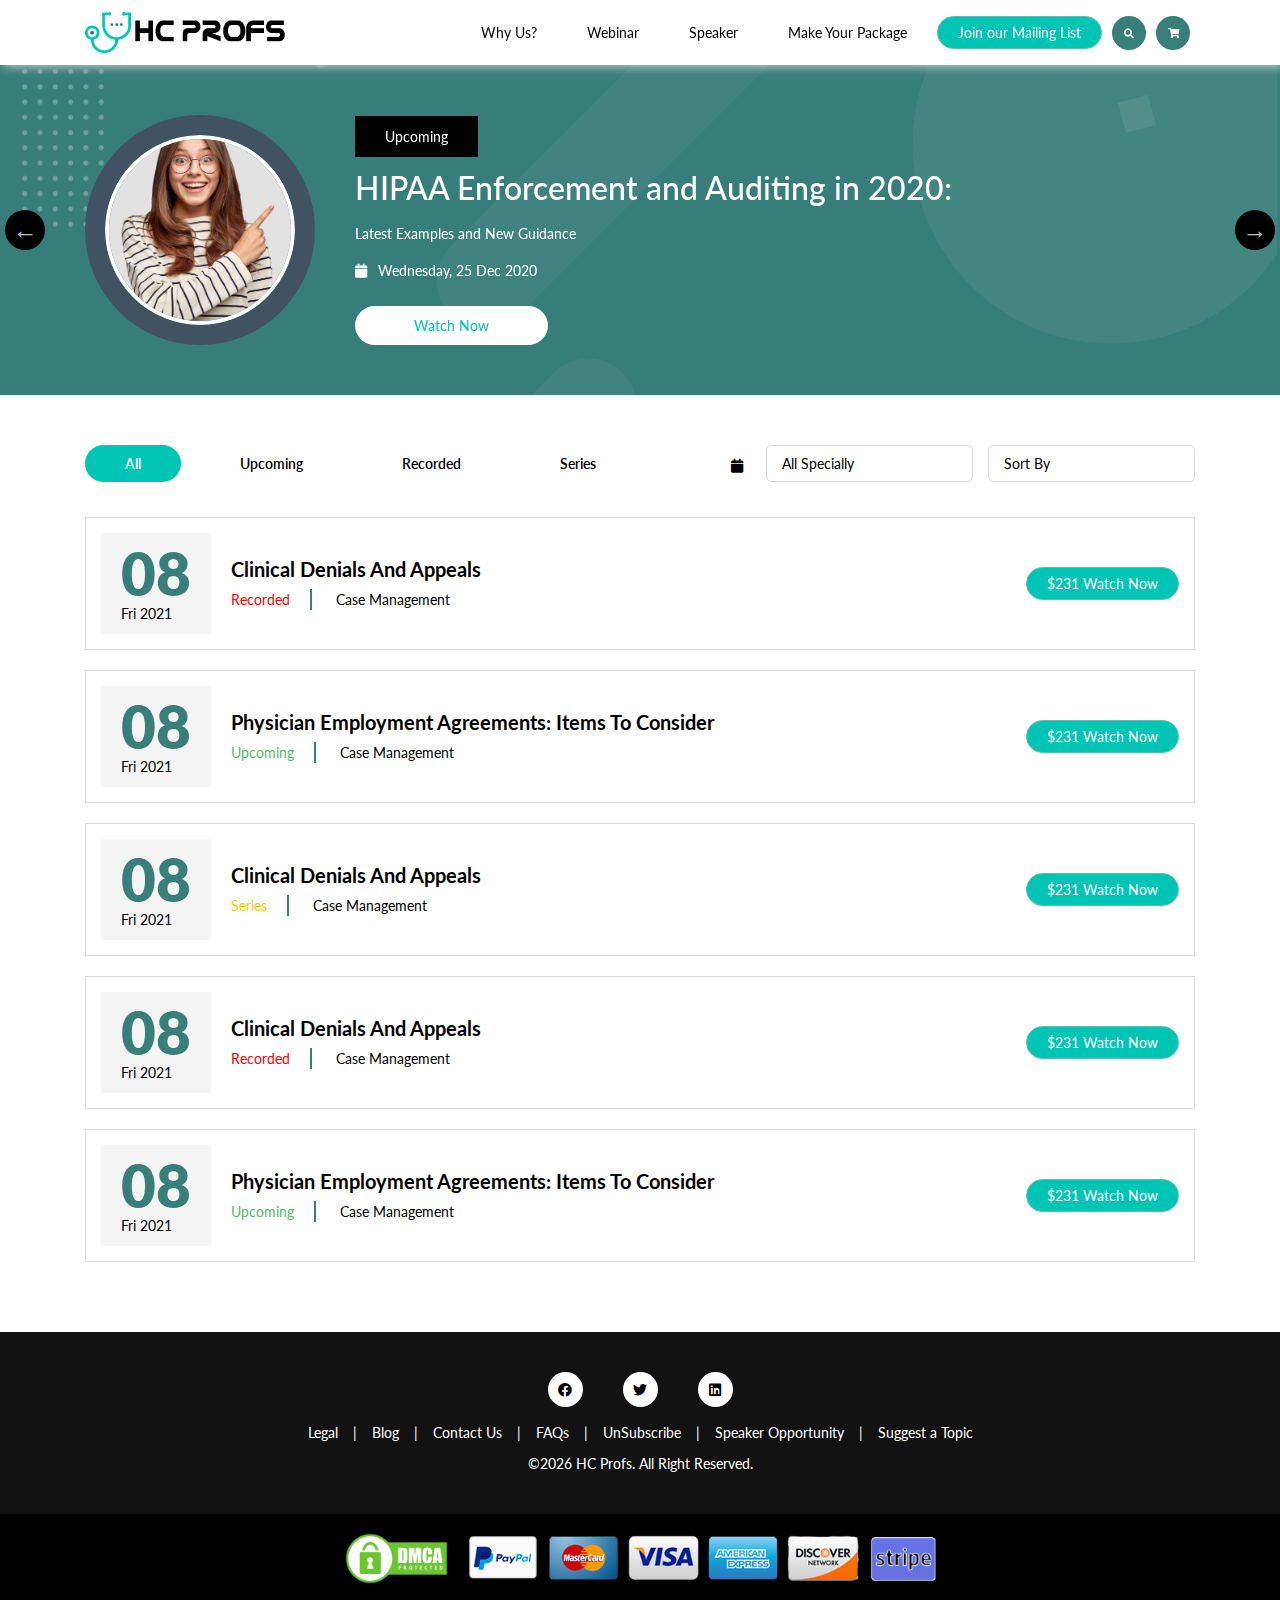
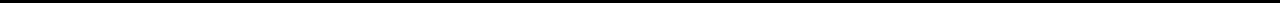
<file: index.html>
<!DOCTYPE html>
<html lang="en">

<head>
    <meta charset="UTF-8">
    <meta name="viewport" content="width=device-width, initial-scale=1.0">
    <link rel="stylesheet"
        href="https://fonts.googleapis.com/css2?family=Lato:ital,wght@0,100;0,300;0,400;0,700;0,900;1,100;1,300;1,400;1,700;1,900&display=swap">
    <link rel="stylesheet" href="https://stackpath.bootstrapcdn.com/bootstrap/4.5.2/css/bootstrap.min.css"
        integrity="sha384-JcKb8q3iqJ61gNV9KGb8thSsNjpSL0n8PARn9HuZOnIxN0hoP+VmmDGMN5t9UJ0Z" crossorigin="anonymous">
    <link rel="stylesheet" href="./css/style.css">
    <link href="https://use.fontawesome.com/releases/v5.3.1/css/all.css" rel="stylesheet">
    <script defer src="./js/main.js" type="text/javascript"></script>
    <title>Document</title>
</head>

<body class="homepage">
    <div class="site-wrapper">
        <!-- header -->
        <header class="header">
    <div class="header-group">
        <div class="container">
            <div class="header-row">
                <div class="header-logo-column">
                    <div class="header_logo">
                        <a href="#" class="logo_link"><img src="./images/hc-profs-logo.png" alt="HC Prof"></a>
                    </div>
                </div>
                <div class="header-menu-wrapper">
                    <div class="header-menu-wrapper-inner">
                        <div class="header-menu-column">
                            <nav class="header_nav cleafix" id="header_nav">
                                <ul>
                                    <li class="header_nav_item"><a class="header_nav_link" href="#">Why Us?</a></li>
                                    <li class="header_nav_item"><a class="header_nav_link" href="/webinars.html">Webinar</a></li>
                                    <li class="header_nav_item"><a class="header_nav_link" href="/speakers.html">Speaker</a></li>
                                    <li class="header_nav_item"><a class="header_nav_link" href="#">Make Your Package</a></li>
                                    <li class="header_nav_item"><a class="header_nav_link primary-btn" href="#">Join our Mailing List</a></li>
                                </ul>
                            </nav>
                        </div>
                        <div class="header-right-column">
                            <div class="header-right-inner">
                                <a href="#" class="search-icon"><i class="fas fa-search"></i></a>      
                                <a href="#" class="chart-icon"><i class="fas fa-shopping-cart"></i></a>
                            </div>                
                        </div>
                    </div>
                </div>

            </div>
        </div>
    </div>
    <div class="search-wrapper">
        <div class="container">
            <form action="/">
                <input id="search" name="search" type="search" placeholder="Search...">
            </form>
        </div>
    </div>
</header>

        <!-- body -->

        <div class="body-wrapper">
            <div class="upcoming-events-slider">
                <div class="upcoming-events-slide" style="background-image:url('./images/featured-bg.png')">
                    <div class="container">
                        <div class="row">
                            <div class="col-md-3 upcoming-events-image-column">
                                <div class="upcoming-events-image">
                                    <img src="./images/about-me.png" alt="Title">
                                </div>
                            </div>
                            <div class="col-md-9 upcoming-events-post-content-column">
                                <div class="upcoming-events-post-content-box-wrapper">
                                    <div class="topic">Upcoming</div>
                                    <h2 class="upcoming-events-title"><a href="#">HIPAA Enforcement and Auditing in
                                            2020:</a></h2>
                                    <div class="summary">
                                        <p>Latest Examples and New Guidance</p>
                                    </div>
                                    <div class="byline">
                                        <i class="fas fa-calendar" aria-hidden="true"></i>
                                        <span class="event-date">Wednesday, 25 Dec 2020</span>
                                    </div>
                                    <a href="#" class="event-btn">Watch Now</a>
                                </div>
                            </div>
                        </div>
                    </div>
                </div>

                <div class="upcoming-events-slide" style="background-image:url('./images/featured-bg.png')">
                    <div class="container">
                        <div class="row">
                            <div class="col-md-3 upcoming-events-image-column">
                                <div class="upcoming-events-image">
                                    <img src="./images/about-me.png" alt="Title">
                                </div>
                            </div>
                            <div class="col-md-9 upcoming-events-post-content-column">
                                <div class="upcoming-events-post-content-box-wrapper">
                                    <div class="topic">Upcoming</div>
                                    <h2 class="upcoming-events-title"><a href="#">Title 2</a></h2>
                                    <div class="summary">
                                        <p>Latest Examples and New Guidance</p>
                                    </div>
                                    <div class="byline">
                                        <i class="fas fa-calendar" aria-hidden="true"></i>
                                        <span class="event-date">Wednesday, 25 Dec 2020</span>
                                    </div>
                                    <a href="#" class="event-btn">Watch Now</a>
                                </div>
                            </div>
                        </div>
                    </div>
                </div>

                <div class="upcoming-events-slide" style="background-image:url('./images/featured-bg.png')">
                    <div class="container">
                        <div class="row">
                            <div class="col-md-3 upcoming-events-image-column">
                                <div class="upcoming-events-image">
                                    <img src="./images/about-me.png" alt="Title">
                                </div>
                            </div>
                            <div class="col-md-9 upcoming-events-post-content-column">
                                <div class="upcoming-events-post-content-box-wrapper">
                                    <div class="topic">Upcoming</div>
                                    <h2 class="upcoming-events-title"><a href="#">Title 3</a></h2>
                                    <div class="summary">
                                        <p>Latest Examples and New Guidance</p>
                                    </div>
                                    <div class="byline">
                                        <i class="fas fa-calendar" aria-hidden="true"></i>
                                        <span class="event-date">Wednesday, 25 Dec 2020</span>
                                    </div>
                                    <a href="#" class="event-btn">Watch Now</a>
                                </div>
                            </div>
                        </div>
                    </div>
                </div>

            </div>

            <div class="events-filter-section">
                <div class="container">
                    <div class="events-filter-top-row">
                        <div class="events-filter-holder">
                            <div class="filter-btn active" data-filter="*">All</div>
                            <div class="filter-btn" data-filter=".upcoming">Upcoming</div>
                            <div class="filter-btn" data-filter=".recorded">Recorded</div>
                            <div class="filter-btn" data-filter=".series">Series</div>
                        </div>
                        <div class="events-filter-right-column">

                            <div class="events-sort-left">
                                <i class="fas fa-calendar" aria-hidden="true"></i>
                                <div class="events-select evennts-sort1">
                                    <span class="sort-toggle">All Specially</span>
                                    <ul>
                                        <li><a href="#">Sort By Default</a></li>
                                        <li><a href="#">Sort By Name</a></li>
                                        <li><a href="#">Sort By Date</a></li>
                                    </ul>
                                </div>
                            </div>

                            <div class="events-sort-holder">
                                <div class="events-select evennts-sort">
                                    <span class="sort-toggle">Sort By</span>
                                    <ul>
                                        <li><a href="#">Sort By Default</a></li>
                                        <li><a href="#">Sort By Name</a></li>
                                        <li><a href="#">Sort By Date</a></li>
                                    </ul>
                                </div>
                            </div>
                        </div>
                    </div>

                    <div class="events-listing">
                        <div class="events-item recorded">
                            <div class="event-date">
                                <span class="ev-date">08</span>
                                <span class="day">Fri</span>
                                <span class="year">2021</span>
                            </div>
                            <div class="event-body">
                                <h2 class="event-title"><a href="#">Clinical Denials And Appeals</a></h2>
                                <div class="event-byline">
                                    <span class="ev_topic">Recorded</span>
                                    <span class="ev_tag">Case Management</span>
                                </div>
                            </div>
                            <div class="event-btn-container">
                                <a href="#" class="primary-btn">$231 Watch Now</a>
                            </div>
                        </div>
                        <div class="events-item upcoming">
                            <div class="event-date">
                                <span class="ev-date">08</span>
                                <span class="day">Fri</span>
                                <span class="year">2021</span>
                            </div>
                            <div class="event-body">
                                <h2 class="event-title"><a href="#">Physician Employment Agreements: Items To Consider</a></h2>
                                <div class="event-byline">
                                    <span class="ev_topic">Upcoming</span>
                                    <span class="ev_tag">Case Management</span>
                                </div>
                            </div>
                            <div class="event-btn-container">
                                <a href="#" class="primary-btn">$231 Watch Now</a>
                            </div>
                        </div>
                        <div class="events-item series">
                            <div class="event-date">
                                <span class="ev-date">08</span>
                                <span class="day">Fri</span>
                                <span class="year">2021</span>
                            </div>
                            <div class="event-body">
                                <h2 class="event-title"><a href="#">Clinical Denials And Appeals</a></h2>
                                <div class="event-byline">
                                    <span class="ev_topic">Series</span>
                                    <span class="ev_tag">Case Management</span>
                                </div>
                            </div>
                            <div class="event-btn-container">
                                <a href="#" class="primary-btn">$231 Watch Now</a>
                            </div>
                        </div>

                        <div class="events-item recorded">
                            <div class="event-date">
                                <span class="ev-date">08</span>
                                <span class="day">Fri</span>
                                <span class="year">2021</span>
                            </div>
                            <div class="event-body">
                                <h2 class="event-title"><a href="#">Clinical Denials And Appeals</a></h2>
                                <div class="event-byline">
                                    <span class="ev_topic">Recorded</span>
                                    <span class="ev_tag">Case Management</span>
                                </div>
                            </div>
                            <div class="event-btn-container">
                                <a href="#" class="primary-btn">$231 Watch Now</a>
                            </div>
                        </div>
                        <div class="events-item upcoming">
                            <div class="event-date">
                                <span class="ev-date">08</span>
                                <span class="day">Fri</span>
                                <span class="year">2021</span>
                            </div>
                            <div class="event-body">
                                <h2 class="event-title"><a href="#">Physician Employment Agreements: Items To Consider</a></h2>
                                <div class="event-byline">
                                    <span class="ev_topic">Upcoming</span>
                                    <span class="ev_tag">Case Management</span>
                                </div>
                            </div>
                            <div class="event-btn-container">
                                <a href="#" class="primary-btn">$231 Watch Now</a>
                            </div>
                        </div>


                    </div>

                </div>
            </div>
        </div>

        <!-- Footer -->
        <footer class="footer">
    <div class="footer_top">
        <div class="container">
            <div class="row">
                <div class="col-lg-12">
                    <div class="footer-social-icon">
                        <ul>
                            <li><a href="#"><i class="fab fa-facebook" ></i></a></li>
                            <li><a href="#"><i class="fab fa-twitter" ></i></a></li>
                            <li><a href="#"><i class="fab fa-linkedin" ></i></a></li>
                        </ul>
                    </div>
                    <div class="footer-menu">
                        <ul>
                            <li><a href="#">Legal</a></li>
                            <li><a href="#">Blog</a></li>
                            <li><a href="#">Contact Us</a></li>
                            <li><a href="#">FAQs</a></li>
                            <li><a href="#">UnSubscribe</a></li>
                            <li><a href="#">Speaker Opportunity</a></li>
                            <li><a href="#">Suggest a Topic</a></li>
                        </ul>
                    </div>
                    <div class="copyright">
                        <p>&copy;<script>document.write(new Date().getFullYear());</script> HC Profs. All Right Reserved.</p>
                    </div>
                </div>
            </div>
        </div>
    </div>
    <div class="footer_bottom">
        <div class="container">
            <div class="row">
                <div class="col-lg-12">
                    <div class="footer-images">
                        <img src="./images/dmca.png" alt="dmca" style="width: 105px;margin-right: 14px;">
                        <img src="./images/payment.png" alt="Payment Method" style="width: 470px;">
                    </div>
                </div>
            </div>
        </div>
    </div>
</footer>
        <script src="https://code.jquery.com/jquery-3.5.1.min.js"
            integrity="sha256-9/aliU8dGd2tb6OSsuzixeV4y/faTqgFtohetphbbj0=" crossorigin="anonymous"></script>
        <script src="https://cdn.jsdelivr.net/npm/popper.js@1.16.1/dist/umd/popper.min.js"
            integrity="sha384-9/reFTGAW83EW2RDu2S0VKaIzap3H66lZH81PoYlFhbGU+6BZp6G7niu735Sk7lN"
            crossorigin="anonymous"></script>
        <script src="https://stackpath.bootstrapcdn.com/bootstrap/4.5.2/js/bootstrap.min.js"
            integrity="sha384-B4gt1jrGC7Jh4AgTPSdUtOBvfO8shuf57BaghqFfPlYxofvL8/KUEfYiJOMMV+rV"
            crossorigin="anonymous"></script>
    </div>
</body>

</html>
</file>
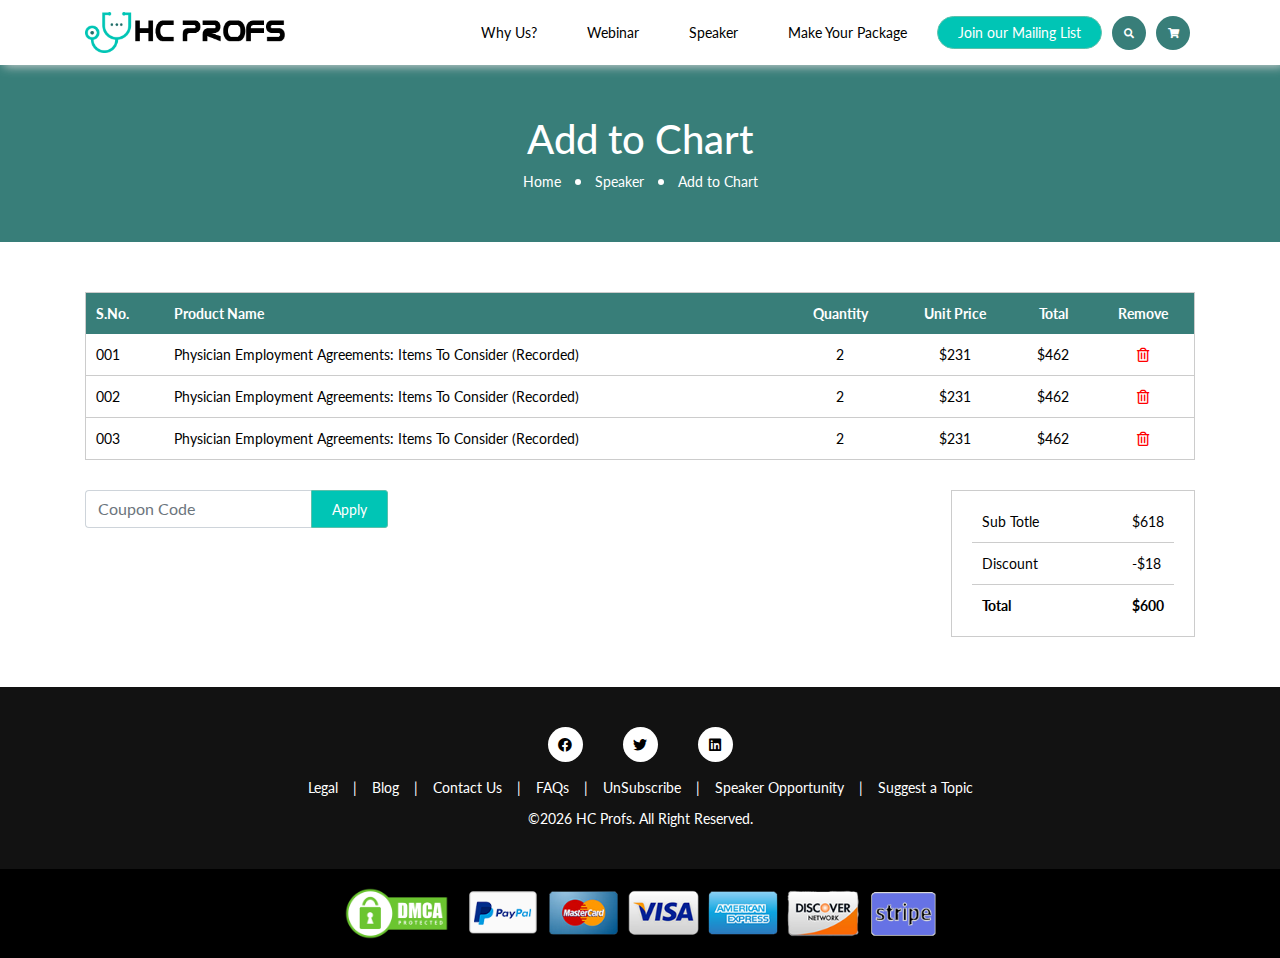
<file: add-to-chart.html>
<!DOCTYPE html>
<html lang="en">

<head>
    <meta charset="UTF-8">
    <meta name="viewport" content="width=device-width, initial-scale=1.0">
    <link rel="stylesheet"
        href="https://fonts.googleapis.com/css2?family=Lato:ital,wght@0,100;0,300;0,400;0,700;0,900;1,100;1,300;1,400;1,700;1,900&display=swap">
    <link rel="stylesheet" href="https://stackpath.bootstrapcdn.com/bootstrap/4.5.2/css/bootstrap.min.css"
        integrity="sha384-JcKb8q3iqJ61gNV9KGb8thSsNjpSL0n8PARn9HuZOnIxN0hoP+VmmDGMN5t9UJ0Z" crossorigin="anonymous">
    <link rel="stylesheet" href="./css/style.css">
    <link href="https://use.fontawesome.com/releases/v5.3.1/css/all.css" rel="stylesheet">
    <script defer src="./js/main.js" type="text/javascript"></script>
    <title>Add to Chart | HCPROF</title>
</head>

<body class="faq-page">
    <div class="site-wrapper">
        <!-- header -->
        <header class="header">
    <div class="header-group">
        <div class="container">
            <div class="header-row">
                <div class="header-logo-column">
                    <div class="header_logo">
                        <a href="#" class="logo_link"><img src="./images/hc-profs-logo.png" alt="HC Prof"></a>
                    </div>
                </div>
                <div class="header-menu-wrapper">
                    <div class="header-menu-wrapper-inner">
                        <div class="header-menu-column">
                            <nav class="header_nav cleafix" id="header_nav">
                                <ul>
                                    <li class="header_nav_item"><a class="header_nav_link" href="#">Why Us?</a></li>
                                    <li class="header_nav_item"><a class="header_nav_link" href="/webinars.html">Webinar</a></li>
                                    <li class="header_nav_item"><a class="header_nav_link" href="/speakers.html">Speaker</a></li>
                                    <li class="header_nav_item"><a class="header_nav_link" href="#">Make Your Package</a></li>
                                    <li class="header_nav_item"><a class="header_nav_link primary-btn" href="#">Join our Mailing List</a></li>
                                </ul>
                            </nav>
                        </div>
                        <div class="header-right-column">
                            <div class="header-right-inner">
                                <a href="#" class="search-icon"><i class="fas fa-search"></i></a>      
                                <a href="#" class="chart-icon"><i class="fas fa-shopping-cart"></i></a>
                            </div>                
                        </div>
                    </div>
                </div>

            </div>
        </div>
    </div>
    <div class="search-wrapper">
        <div class="container">
            <form action="/">
                <input id="search" name="search" type="search" placeholder="Search...">
            </form>
        </div>
    </div>
</header>

        <!-- body -->

        <div class="body-wrapper">
            <div class="banner">
                <div class="container">
                    <div class="banner-content-holder">
                        <h1>Add to Chart</h1>
                        <div class="breadcrumbs">
                            <ul>
                                <li><a href="/">Home</a></li>
                                <li><a href="/speaker">Speaker</a></li>
                                <li><span>Add to Chart</span></li>
                            </ul>
                        </div>
                    </div>
                </div>
            </div>
            <section class="chart_section">
                <div class="container">
                   <div class="row">
                       <div class="col-md-12">
                        <div class="table-responsive">
                            <div class=table_container>
                                <table>
                                    <thead>
                                        <tr>
                                        <th scope="col">S.No.</th>
                                        <th scope="col">Product Name</th>
                                        <th class="text-center" scope="col">Quantity</th>
                                        <th class="text-center" scope="col">Unit Price</th>
                                        <th class="text-center" scope="col">Total</th>
                                        <th class="text-center" scope="col">Remove</th>
                                        </tr>
                                    </thead>
                                    <tbody>
                                        <tr>
                                            <td>001</td>
                                            <td>Physician Employment Agreements: Items To Consider (Recorded)</td>
                                            <td class="text-center">2</td>
                                            <td class="text-center">$231</td>
                                            <td class="text-center">$462</td>
                                            <td class="text-center"><span class="remove_icon"><i class="far fa-trash-alt"></i></span></td>
                                        </tr>
                                        <tr>
                                            <td>002</td>
                                            <td>Physician Employment Agreements: Items To Consider (Recorded)</td>
                                            <td class="text-center">2</td>
                                            <td class="text-center">$231</td>
                                            <td class="text-center">$462</td>
                                            <td class="text-center"><span class="remove_icon"><i class="far fa-trash-alt"></i></span></td>
                                        </tr>
                                        <tr>
                                            <td>003</td>
                                            <td>Physician Employment Agreements: Items To Consider (Recorded)</td>
                                            <td class="text-center">2</td>
                                            <td class="text-center">$231</td>
                                            <td class="text-center">$462</td>
                                            <td class="text-center"><span class="remove_icon"><i class="far fa-trash-alt"></i></span></td>
                                        </tr>
                                    </tbody>
                                </table>
                            </div>
                        </div>
                       </div>
                   </div>
                   <div class="row">
                    <div class="col-md-6">
                        <form class="form-inline">
                            <div class="form-group">
                              <label for="inputPassword2" class="sr-only">Password</label>
                              <input type="text" class="form-control" id="inputPassword2" placeholder="Coupon Code">
                            </div>
                            <button type="submit" class="primary-btn apply_btn">Apply</button>
                          </form>
                    </div>
                    <div class="col-md-6 chart_detail">
                        <div class="summary">
                            <table>
                                <tr>
                                    <td>Sub Totle</td>
                                    <td>$618</td>
                                </tr>
                                <tr>
                                    <td>Discount</td>
                                    <td>-$18</td>
                                </tr>
                                <tr>
                                    <td><strong>Total</strong></td>
                                    <td><strong>$600</strong></td>
                                </tr>
                            </table>
                        </div>
                    </div>
                   </div>
                </div>
            </section>
        </div>

        <!-- Footer -->
        <footer class="footer">
    <div class="footer_top">
        <div class="container">
            <div class="row">
                <div class="col-lg-12">
                    <div class="footer-social-icon">
                        <ul>
                            <li><a href="#"><i class="fab fa-facebook" ></i></a></li>
                            <li><a href="#"><i class="fab fa-twitter" ></i></a></li>
                            <li><a href="#"><i class="fab fa-linkedin" ></i></a></li>
                        </ul>
                    </div>
                    <div class="footer-menu">
                        <ul>
                            <li><a href="#">Legal</a></li>
                            <li><a href="#">Blog</a></li>
                            <li><a href="#">Contact Us</a></li>
                            <li><a href="#">FAQs</a></li>
                            <li><a href="#">UnSubscribe</a></li>
                            <li><a href="#">Speaker Opportunity</a></li>
                            <li><a href="#">Suggest a Topic</a></li>
                        </ul>
                    </div>
                    <div class="copyright">
                        <p>&copy;<script>document.write(new Date().getFullYear());</script> HC Profs. All Right Reserved.</p>
                    </div>
                </div>
            </div>
        </div>
    </div>
    <div class="footer_bottom">
        <div class="container">
            <div class="row">
                <div class="col-lg-12">
                    <div class="footer-images">
                        <img src="./images/dmca.png" alt="dmca" style="width: 105px;margin-right: 14px;">
                        <img src="./images/payment.png" alt="Payment Method" style="width: 470px;">
                    </div>
                </div>
            </div>
        </div>
    </div>
</footer>
        <script src="https://code.jquery.com/jquery-3.5.1.min.js"
            integrity="sha256-9/aliU8dGd2tb6OSsuzixeV4y/faTqgFtohetphbbj0=" crossorigin="anonymous"></script>
        <script src="https://cdn.jsdelivr.net/npm/popper.js@1.16.1/dist/umd/popper.min.js"
            integrity="sha384-9/reFTGAW83EW2RDu2S0VKaIzap3H66lZH81PoYlFhbGU+6BZp6G7niu735Sk7lN"
            crossorigin="anonymous"></script>
        <script src="https://stackpath.bootstrapcdn.com/bootstrap/4.5.2/js/bootstrap.min.js"
            integrity="sha384-B4gt1jrGC7Jh4AgTPSdUtOBvfO8shuf57BaghqFfPlYxofvL8/KUEfYiJOMMV+rV"
            crossorigin="anonymous"></script>
    </div>
</body>

</html>
</file>
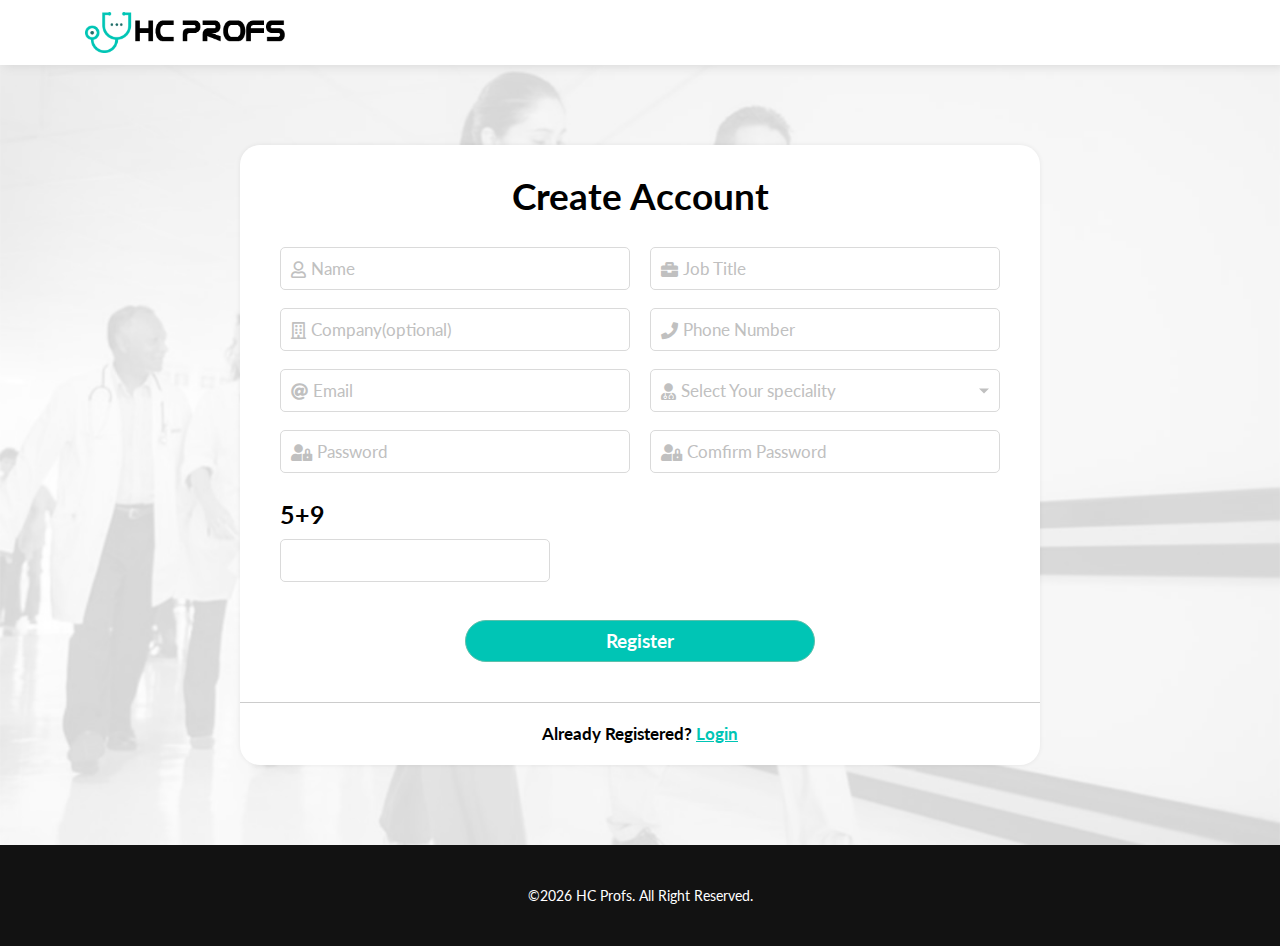
<file: create-account.html>
<!DOCTYPE html>
<html lang="en">

<head>
    <meta charset="UTF-8">
    <meta name="viewport" content="width=device-width, initial-scale=1.0">
    <link rel="stylesheet"
        href="https://fonts.googleapis.com/css2?family=Lato:ital,wght@0,100;0,300;0,400;0,700;0,900;1,100;1,300;1,400;1,700;1,900&display=swap">
    <link rel="stylesheet" href="https://stackpath.bootstrapcdn.com/bootstrap/4.5.2/css/bootstrap.min.css"
        integrity="sha384-JcKb8q3iqJ61gNV9KGb8thSsNjpSL0n8PARn9HuZOnIxN0hoP+VmmDGMN5t9UJ0Z" crossorigin="anonymous">
    <link rel="stylesheet" href="./css/style.css">
    <link href="https://use.fontawesome.com/releases/v5.3.1/css/all.css" rel="stylesheet">
    <script defer src="./js/main.js" type="text/javascript"></script>
    <title>Document</title>
</head>

<body class="login create_account">
    <div class="site-wrapper">
        <!-- header -->
        <header class="header">
    <div class="header-group">
        <div class="container">
            <div class="header-row">
                <div class="header-logo-column">
                    <div class="header_logo">
                        <a href="#" class="logo_link"><img src="./images/hc-profs-logo.png" alt="HC Prof"></a>
                    </div>
                </div>
            </div>
        </div>
    </div>
</header>

        <!-- body -->

        <main class="body-wrapper">
           <div class="full_width_form_page" style="background-image: url('./images/login_bg.png');">
            <div class="container">
                <div class="row">
                    <div class="col-md-12">
                        <div class="form_wrapper">
                            <h3 class="form_title">Create Account</h3>
                            <form action="#" method="post">
                                <div class="two_col_input">
                                    <div class="input_group">
                                        <input required type="text" class="form-input name-field" id="name" name="Name" value="" autocomplete="off">
                                        <label><i class="far fa-user"></i> Name</label>
                                        <span class="focus-border">
                                           <i></i>
                                       </span>
                                    </div>
                                    <div class="input_group">
                                        <input required type="text" class="form-input job-title-field" id="job-title" name="Job Title" value="" autocomplete="off">
                                        <label><i class="fas fa-briefcase"></i> Job Title</label>
                                        <span class="focus-border">
                                           <i></i>
                                       </span>
                                    </div>
                                </div>

                                <div class="two_col_input">
                                    <div class="input_group">
                                        <input type="text" class="form-input company-field" id="company" name="Company" value="" autocomplete="off">
                                        <label><i class="far fa-building"></i> Company(optional)</label>
                                        <span class="focus-border">
                                           <i></i>
                                       </span>
                                    </div>
                                    <div class="input_group">
                                        <input required type="number" class="form-input number-field" id="number" name="Number" value="" autocomplete="off">
                                        <label><i class="fas fa-phone"></i> Phone Number</label>
                                        <span class="focus-border">
                                           <i></i>
                                       </span>
                                    </div>
                                </div>

                                <div class="two_col_input">
                                    <div class="input_group">
                                        <input required type="email" class="form-input email-field" id="email" name="Email" value="" autocomplete="off">
                                        <label><i class="fa fa-at"></i> Email</label>
                                        <span class="focus-border">
                                           <i></i>
                                       </span>
                                    </div>
                                    <div class="input_group">

                                        <div class="selectBox">
                                            <select id="multiselect" multiple="multiple">
                                              <option>Anesthesia</option>
                                              <option>Anesthesia and Intensive care</option>
                                              <option>Behavioral Health</option>
                                              
                                            </select>
                                            <label><i class="fas fa-user-md"></i> Select Your speciality</label>
                                            <span class="focus-border">
                                                <i></i>
                                            </span>
                                          </div>
                                    </div>
                                </div>

                                <div class="two_col_input">
                                    <div class="input_group">
                                        <input required type="password" class="form-input password-field" id="password" name="Password" value="" autocomplete="off">
                                        <label><i class="fa fa-user-lock"></i> Password</label>
                                        <span class="focus-border">
                                           <i></i>
                                       </span>
                                    </div>
                                    <div class="input_group">
                                        <input required type="password" class="form-input confirm-password-field" id="confirm-password" name="Comfirm Password" value="" autocomplete="off">
                                        <label><i class="fa fa-user-lock"></i> Comfirm Password</label>
                                        <span class="focus-border">
                                           <i></i>
                                       </span>
                                    </div>
                                </div>
                                <div class="two_col_input">
                                    <div class="input_group captcha_input">
                                        <span class="captcha_text">5+9</span>
                                        <input required type="text" class="form-input captcha" id="input_captcha" name="captcha" autocomplete="off">
                                    </div>
                                </div>
                                <div class="submit">
                                    <input type="submit" class="primary-btn submit_btn" value="Register">
                                </div>
                                
                                <div class="form_content">
                                    <p>Already Registered? <a href="/login">Login</a></p>
                                </div>
                            </form>
                        </div>
                    </div>
                </div>
            </div>
           </div>
        </main>

        <!-- Footer -->
        <footer class="footer">
    <div class="footer_top">
        <div class="container">
            <div class="row">
                <div class="col-lg-12">
                    <div class="copyright">
                        <p>&copy;<script>document.write(new Date().getFullYear());</script> HC Profs. All Right Reserved.</p>
                    </div>
                </div>
            </div>
        </div>
    </div>
</footer>
        <script src="https://code.jquery.com/jquery-3.5.1.min.js"
            integrity="sha256-9/aliU8dGd2tb6OSsuzixeV4y/faTqgFtohetphbbj0=" crossorigin="anonymous"></script>
        <script src="https://cdn.jsdelivr.net/npm/popper.js@1.16.1/dist/umd/popper.min.js"
            integrity="sha384-9/reFTGAW83EW2RDu2S0VKaIzap3H66lZH81PoYlFhbGU+6BZp6G7niu735Sk7lN"
            crossorigin="anonymous"></script>
        <script src="https://stackpath.bootstrapcdn.com/bootstrap/4.5.2/js/bootstrap.min.js"
            integrity="sha384-B4gt1jrGC7Jh4AgTPSdUtOBvfO8shuf57BaghqFfPlYxofvL8/KUEfYiJOMMV+rV"
            crossorigin="anonymous"></script>
    </div>
</body>

</html>
</file>
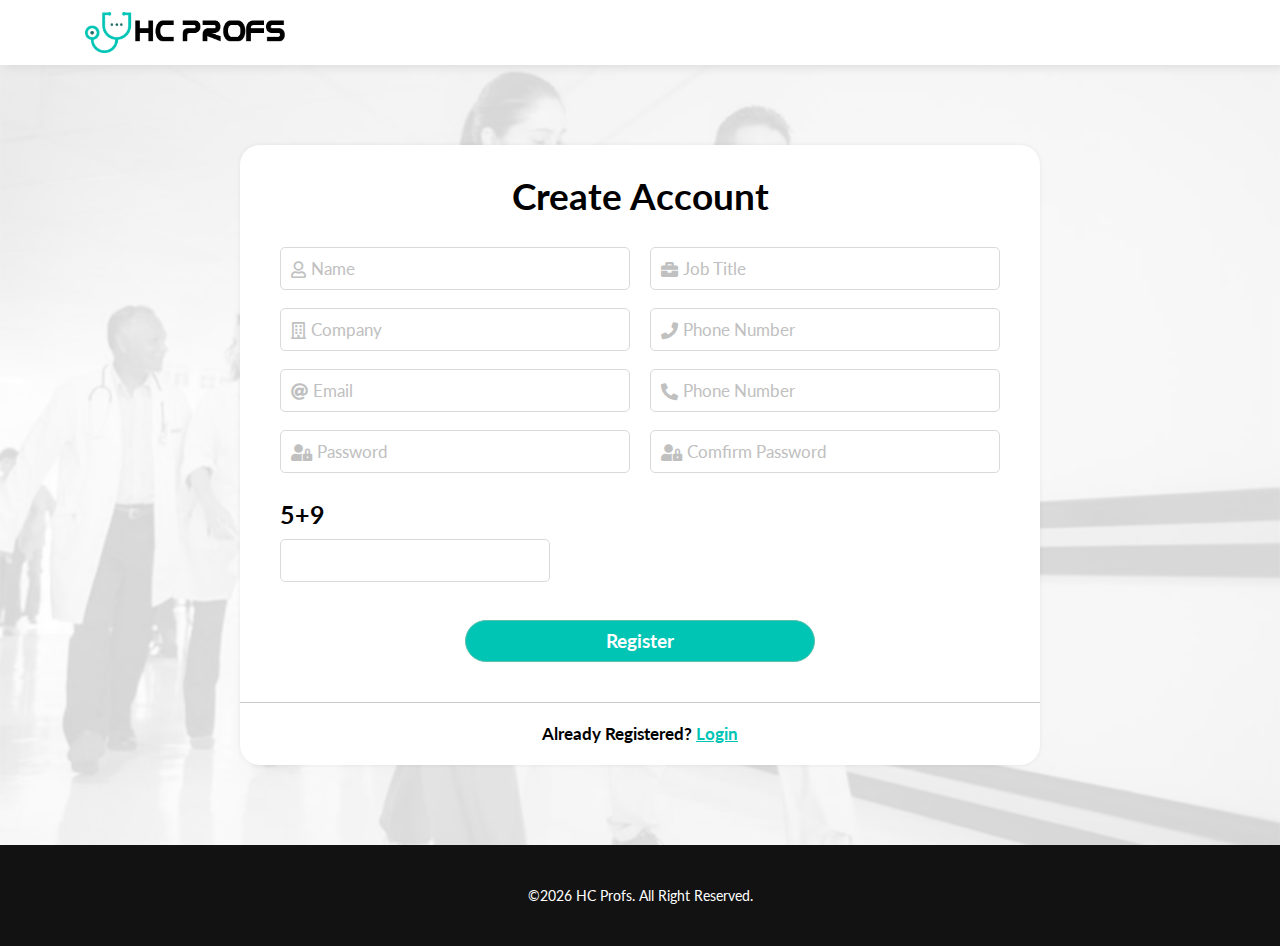
<file: create_account.html>
<!DOCTYPE html>
<html lang="en">

<head>
    <meta charset="UTF-8">
    <meta name="viewport" content="width=device-width, initial-scale=1.0">
    <link rel="stylesheet"
        href="https://fonts.googleapis.com/css2?family=Lato:ital,wght@0,100;0,300;0,400;0,700;0,900;1,100;1,300;1,400;1,700;1,900&display=swap">
    <link rel="stylesheet" href="https://stackpath.bootstrapcdn.com/bootstrap/4.5.2/css/bootstrap.min.css"
        integrity="sha384-JcKb8q3iqJ61gNV9KGb8thSsNjpSL0n8PARn9HuZOnIxN0hoP+VmmDGMN5t9UJ0Z" crossorigin="anonymous">
    <link rel="stylesheet" href="./css/style.css">
    <link href="https://use.fontawesome.com/releases/v5.3.1/css/all.css" rel="stylesheet">
    <script defer src="./js/main.js" type="text/javascript"></script>
    <title>Document</title>
</head>

<body class="login create_account">
    <div class="site-wrapper">
        <!-- header -->
        <header class="header">
    <div class="header-group">
        <div class="container">
            <div class="header-row">
                <div class="header-logo-column">
                    <div class="header_logo">
                        <a href="#" class="logo_link"><img src="./images/hc-profs-logo.png" alt="HC Prof"></a>
                    </div>
                </div>
            </div>
        </div>
    </div>
</header>

        <!-- body -->

        <main class="body-wrapper">
           <div class="full_width_form_page" style="background-image: url('./images/login_bg.png');">
            <div class="container">
                <div class="row">
                    <div class="col-md-12">
                        <div class="form_wrapper">
                            <h3 class="form_title">Create Account</h3>
                            <form action="#" method="post">
                                <div class="two_col_input">
                                    <div class="input_group">
                                        <input required type="text" class="form-input name-field" id="name" name="Name" value="" autocomplete="off">
                                        <label><i class="far fa-user"></i> Name</label>
                                        <span class="focus-border">
                                           <i></i>
                                       </span>
                                    </div>
                                    <div class="input_group">
                                        <input required type="text" class="form-input job-title-field" id="job-title" name="Job Title" value="" autocomplete="off">
                                        <label><i class="fas fa-briefcase"></i> Job Title</label>
                                        <span class="focus-border">
                                           <i></i>
                                       </span>
                                    </div>
                                </div>

                                <div class="two_col_input">
                                    <div class="input_group">
                                        <input required type="text" class="form-input company-field" id="company" name="Company" value="" autocomplete="off">
                                        <label><i class="far fa-building"></i> Company</label>
                                        <span class="focus-border">
                                           <i></i>
                                       </span>
                                    </div>
                                    <div class="input_group">
                                        <input required type="number" class="form-input number-field" id="number" name="Number" value="" autocomplete="off">
                                        <label><i class="fas fa-phone"></i> Phone Number</label>
                                        <span class="focus-border">
                                           <i></i>
                                       </span>
                                    </div>
                                </div>

                                <div class="two_col_input">
                                    <div class="input_group">
                                        <input required type="email" class="form-input email-field" id="email" name="Email" value="" autocomplete="off">
                                        <label><i class="fa fa-at"></i> Email</label>
                                        <span class="focus-border">
                                           <i></i>
                                       </span>
                                    </div>
                                    <div class="input_group">
                                        <input required type="number" class="form-input number-field" id="number" name="Number" value="" autocomplete="off">
                                        <label><i class="fas fa-phone-alt"></i> Phone Number</label>
                                        <span class="focus-border">
                                           <i></i>
                                       </span>
                                    </div>
                                </div>

                                <div class="two_col_input">
                                    <div class="input_group">
                                        <input required type="password" class="form-input password-field" id="password" name="Password" value="" autocomplete="off">
                                        <label><i class="fa fa-user-lock"></i> Password</label>
                                        <span class="focus-border">
                                           <i></i>
                                       </span>
                                    </div>
                                    <div class="input_group">
                                        <input required type="password" class="form-input confirm-password-field" id="confirm-password" name="Comfirm Password" value="" autocomplete="off">
                                        <label><i class="fa fa-user-lock"></i> Comfirm Password</label>
                                        <span class="focus-border">
                                           <i></i>
                                       </span>
                                    </div>
                                </div>
                                <div class="two_col_input">
                                    <div class="input_group captcha_input">
                                        <span class="captcha_text">5+9</span>
                                        <input required type="text" class="form-input captcha" id="input_captcha" name="captcha" autocomplete="off">
                                    </div>
                                </div>
                                <div class="submit">
                                    <input type="submit" class="primary-btn submit_btn" value="Register">
                                </div>
                                
                                <div class="form_content">
                                    <p>Already Registered? <a href="/login">Login</a></p>
                                </div>
                            </form>
                        </div>
                    </div>
                </div>
            </div>
           </div>
        </main>

        <!-- Footer -->
        <footer class="footer">
    <div class="footer_top">
        <div class="container">
            <div class="row">
                <div class="col-lg-12">
                    <div class="copyright">
                        <p>&copy;<script>document.write(new Date().getFullYear());</script> HC Profs. All Right Reserved.</p>
                    </div>
                </div>
            </div>
        </div>
    </div>
</footer>
        <script src="https://code.jquery.com/jquery-3.5.1.min.js"
            integrity="sha256-9/aliU8dGd2tb6OSsuzixeV4y/faTqgFtohetphbbj0=" crossorigin="anonymous"></script>
        <script src="https://cdn.jsdelivr.net/npm/popper.js@1.16.1/dist/umd/popper.min.js"
            integrity="sha384-9/reFTGAW83EW2RDu2S0VKaIzap3H66lZH81PoYlFhbGU+6BZp6G7niu735Sk7lN"
            crossorigin="anonymous"></script>
        <script src="https://stackpath.bootstrapcdn.com/bootstrap/4.5.2/js/bootstrap.min.js"
            integrity="sha384-B4gt1jrGC7Jh4AgTPSdUtOBvfO8shuf57BaghqFfPlYxofvL8/KUEfYiJOMMV+rV"
            crossorigin="anonymous"></script>
    </div>
</body>

</html>
</file>
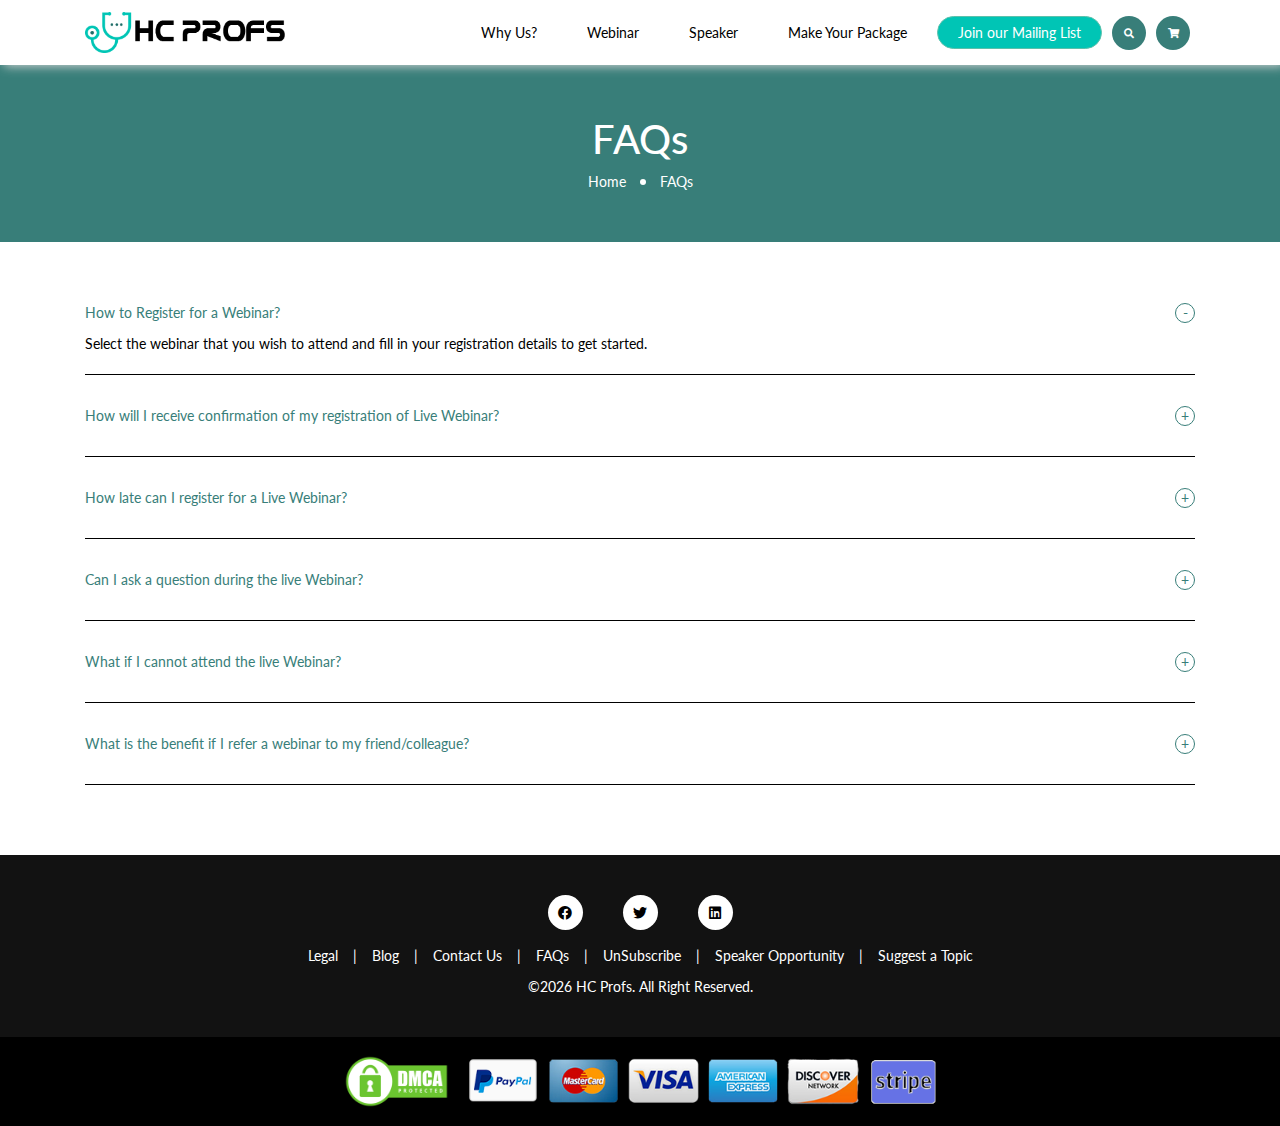
<file: faq.html>
<!DOCTYPE html>
<html lang="en">

<head>
    <meta charset="UTF-8">
    <meta name="viewport" content="width=device-width, initial-scale=1.0">
    <link rel="stylesheet"
        href="https://fonts.googleapis.com/css2?family=Lato:ital,wght@0,100;0,300;0,400;0,700;0,900;1,100;1,300;1,400;1,700;1,900&display=swap">
    <link rel="stylesheet" href="https://stackpath.bootstrapcdn.com/bootstrap/4.5.2/css/bootstrap.min.css"
        integrity="sha384-JcKb8q3iqJ61gNV9KGb8thSsNjpSL0n8PARn9HuZOnIxN0hoP+VmmDGMN5t9UJ0Z" crossorigin="anonymous">
    <link rel="stylesheet" href="./css/style.css">
    <link href="https://use.fontawesome.com/releases/v5.3.1/css/all.css" rel="stylesheet">
    <script defer src="./js/main.js" type="text/javascript"></script>
    <title>FAQs | HCPROF</title>
</head>

<body class="faq-page">
    <div class="site-wrapper">
        <!-- header -->
        <header class="header">
    <div class="header-group">
        <div class="container">
            <div class="header-row">
                <div class="header-logo-column">
                    <div class="header_logo">
                        <a href="#" class="logo_link"><img src="./images/hc-profs-logo.png" alt="HC Prof"></a>
                    </div>
                </div>
                <div class="header-menu-wrapper">
                    <div class="header-menu-wrapper-inner">
                        <div class="header-menu-column">
                            <nav class="header_nav cleafix" id="header_nav">
                                <ul>
                                    <li class="header_nav_item"><a class="header_nav_link" href="#">Why Us?</a></li>
                                    <li class="header_nav_item"><a class="header_nav_link" href="/webinars.html">Webinar</a></li>
                                    <li class="header_nav_item"><a class="header_nav_link" href="/speakers.html">Speaker</a></li>
                                    <li class="header_nav_item"><a class="header_nav_link" href="#">Make Your Package</a></li>
                                    <li class="header_nav_item"><a class="header_nav_link primary-btn" href="#">Join our Mailing List</a></li>
                                </ul>
                            </nav>
                        </div>
                        <div class="header-right-column">
                            <div class="header-right-inner">
                                <a href="#" class="search-icon"><i class="fas fa-search"></i></a>      
                                <a href="#" class="chart-icon"><i class="fas fa-shopping-cart"></i></a>
                            </div>                
                        </div>
                    </div>
                </div>

            </div>
        </div>
    </div>
    <div class="search-wrapper">
        <div class="container">
            <form action="/">
                <input id="search" name="search" type="search" placeholder="Search...">
            </form>
        </div>
    </div>
</header>

        <!-- body -->

        <div class="body-wrapper">
            <div class="banner">
                <div class="container">
                    <div class="banner-content-holder">
                        <h1>FAQs</h1>
                        <div class="breadcrumbs">
                            <ul>
                                <li><a href="/">Home</a></li>
                                <li><span>FAQs</span></li>
                            </ul>
                        </div>
                    </div>
                </div>
            </div>
            <section>
                <div class="container">
                    <div class="accordion-wrapper">
                        <div class="accordion-item">
                            <div class="accordion-toggle">How to Register for a Webinar?</div>
                            <div class="accordion-body">
                                <div class="accordion-body-inner">
                                    <p>Select the webinar that you wish to attend and fill in your registration details to get started.</p>
                                </div>
                            </div>
                        </div>

                        <div class="accordion-item">
                            <div class="accordion-toggle">How will I receive confirmation of my registration of Live Webinar?</div>
                            <div class="accordion-body">
                                <div class="accordion-body-inner">
                                    <p>Lorem ipsum dolor sit amet consectetur adipisicing elit. Expedita quibusdam doloribus ex cumque quasi officiis quo nisi maxime. Accusantium, sint. Qui recusandae corrupti libero aliquid eaque possimus architecto, et inventore.</p>
                                </div>
                            </div>
                        </div>

                        <div class="accordion-item">
                            <div class="accordion-toggle">How late can I register for a Live Webinar?</div>
                            <div class="accordion-body">
                                <div class="accordion-body-inner">
                                    <p>Lorem ipsum dolor sit amet consectetur adipisicing elit. Expedita quibusdam doloribus ex cumque quasi officiis quo nisi maxime. Accusantium, sint. Qui recusandae corrupti libero aliquid eaque possimus architecto, et inventore.</p>
                                </div>
                            </div>
                        </div>

                        <div class="accordion-item">
                            <div class="accordion-toggle">Can I ask a question during the live Webinar?</div>
                            <div class="accordion-body">
                                <div class="accordion-body-inner">
                                    <p>Lorem ipsum dolor sit amet consectetur adipisicing elit. Expedita quibusdam doloribus ex cumque quasi officiis quo nisi maxime. Accusantium, sint. Qui recusandae corrupti libero aliquid eaque possimus architecto, et inventore.</p>
                                </div>
                            </div>
                        </div>

                        <div class="accordion-item">
                            <div class="accordion-toggle">What if I cannot attend the live Webinar?</div>
                            <div class="accordion-body">
                                <div class="accordion-body-inner">
                                    <p>Lorem ipsum dolor sit amet consectetur adipisicing elit. Expedita quibusdam doloribus ex cumque quasi officiis quo nisi maxime. Accusantium, sint. Qui recusandae corrupti libero aliquid eaque possimus architecto, et inventore.</p>
                                </div>
                            </div>
                        </div>

                        <div class="accordion-item">
                            <div class="accordion-toggle">What is the benefit if I refer a webinar to my friend/colleague?</div>
                            <div class="accordion-body">
                                <div class="accordion-body-inner">
                                    <p>Lorem ipsum dolor sit amet consectetur adipisicing elit. Expedita quibusdam doloribus ex cumque quasi officiis quo nisi maxime. Accusantium, sint. Qui recusandae corrupti libero aliquid eaque possimus architecto, et inventore.</p>
                                </div>
                            </div>
                        </div>

                    </div>
                </div>
            </section>
        </div>

        <!-- Footer -->
        <footer class="footer">
    <div class="footer_top">
        <div class="container">
            <div class="row">
                <div class="col-lg-12">
                    <div class="footer-social-icon">
                        <ul>
                            <li><a href="#"><i class="fab fa-facebook" ></i></a></li>
                            <li><a href="#"><i class="fab fa-twitter" ></i></a></li>
                            <li><a href="#"><i class="fab fa-linkedin" ></i></a></li>
                        </ul>
                    </div>
                    <div class="footer-menu">
                        <ul>
                            <li><a href="#">Legal</a></li>
                            <li><a href="#">Blog</a></li>
                            <li><a href="#">Contact Us</a></li>
                            <li><a href="#">FAQs</a></li>
                            <li><a href="#">UnSubscribe</a></li>
                            <li><a href="#">Speaker Opportunity</a></li>
                            <li><a href="#">Suggest a Topic</a></li>
                        </ul>
                    </div>
                    <div class="copyright">
                        <p>&copy;<script>document.write(new Date().getFullYear());</script> HC Profs. All Right Reserved.</p>
                    </div>
                </div>
            </div>
        </div>
    </div>
    <div class="footer_bottom">
        <div class="container">
            <div class="row">
                <div class="col-lg-12">
                    <div class="footer-images">
                        <img src="./images/dmca.png" alt="dmca" style="width: 105px;margin-right: 14px;">
                        <img src="./images/payment.png" alt="Payment Method" style="width: 470px;">
                    </div>
                </div>
            </div>
        </div>
    </div>
</footer>
        <script src="https://code.jquery.com/jquery-3.5.1.min.js"
            integrity="sha256-9/aliU8dGd2tb6OSsuzixeV4y/faTqgFtohetphbbj0=" crossorigin="anonymous"></script>
        <script src="https://cdn.jsdelivr.net/npm/popper.js@1.16.1/dist/umd/popper.min.js"
            integrity="sha384-9/reFTGAW83EW2RDu2S0VKaIzap3H66lZH81PoYlFhbGU+6BZp6G7niu735Sk7lN"
            crossorigin="anonymous"></script>
        <script src="https://stackpath.bootstrapcdn.com/bootstrap/4.5.2/js/bootstrap.min.js"
            integrity="sha384-B4gt1jrGC7Jh4AgTPSdUtOBvfO8shuf57BaghqFfPlYxofvL8/KUEfYiJOMMV+rV"
            crossorigin="anonymous"></script>
    </div>
</body>

</html>
</file>
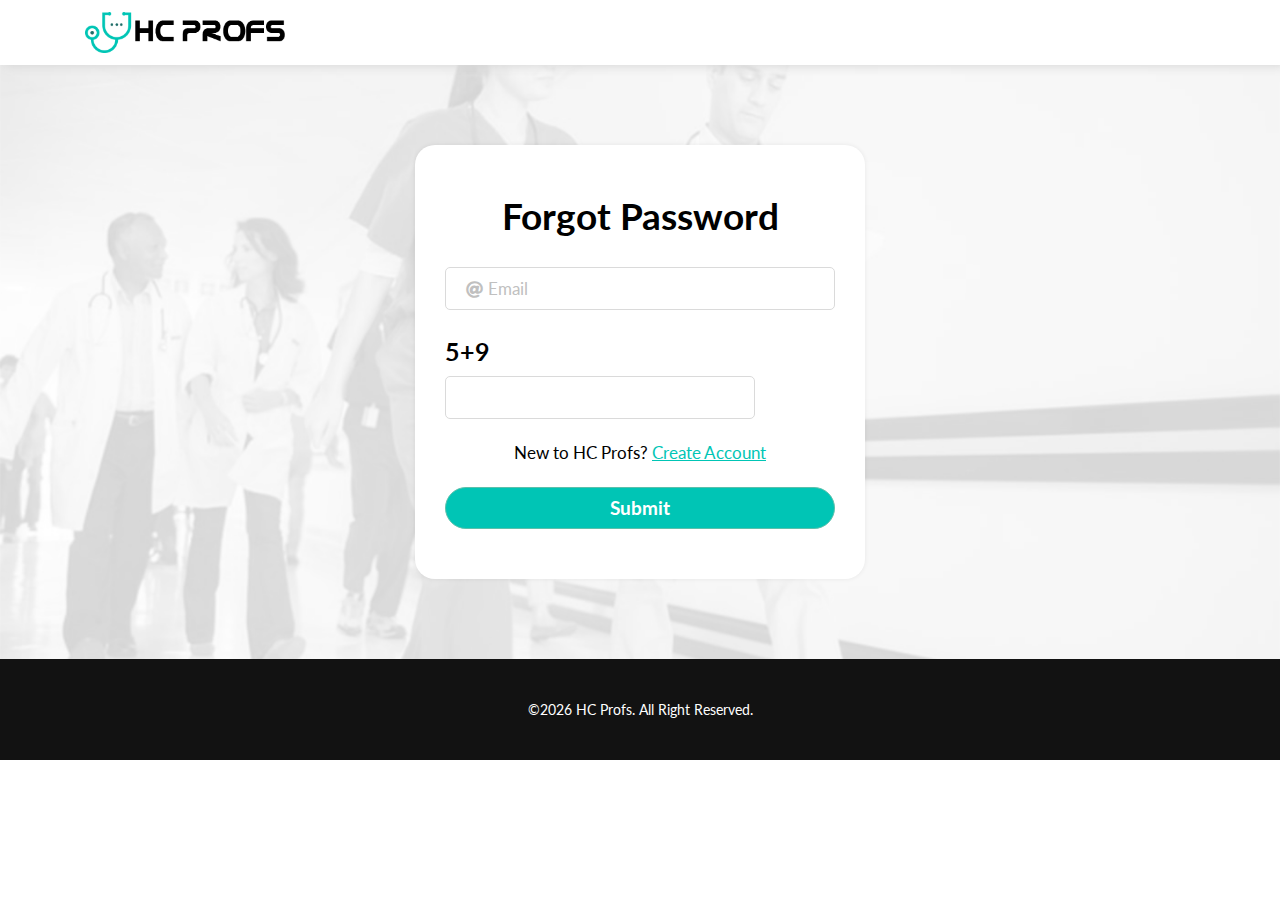
<file: forgot-password.html>
<!DOCTYPE html>
<html lang="en">

<head>
    <meta charset="UTF-8">
    <meta name="viewport" content="width=device-width, initial-scale=1.0">
    <link rel="stylesheet"
        href="https://fonts.googleapis.com/css2?family=Lato:ital,wght@0,100;0,300;0,400;0,700;0,900;1,100;1,300;1,400;1,700;1,900&display=swap">
    <link rel="stylesheet" href="https://stackpath.bootstrapcdn.com/bootstrap/4.5.2/css/bootstrap.min.css"
        integrity="sha384-JcKb8q3iqJ61gNV9KGb8thSsNjpSL0n8PARn9HuZOnIxN0hoP+VmmDGMN5t9UJ0Z" crossorigin="anonymous">
    <link rel="stylesheet" href="./css/style.css">
    <link href="https://use.fontawesome.com/releases/v5.3.1/css/all.css" rel="stylesheet">
    <script defer src="./js/main.js" type="text/javascript"></script>
    <title>Document</title>
</head>

<body class="login">
    <div class="site-wrapper">
        <!-- header -->
        <header class="header">
    <div class="header-group">
        <div class="container">
            <div class="header-row">
                <div class="header-logo-column">
                    <div class="header_logo">
                        <a href="#" class="logo_link"><img src="./images/hc-profs-logo.png" alt="HC Prof"></a>
                    </div>
                </div>
            </div>
        </div>
    </div>
</header>

        <!-- body -->

        <main class="body-wrapper">
           <div class="full_width_form_page" style="background-image: url('./images/login_bg.png');">
            <div class="container">
                <div class="row">
                    <div class="col-md-12">
                        <div class="form_wrapper">
                            <h3 class="form_title">Forgot Password</h3>
                            <form action="#" method="post">
                                <div class="input_group">
                                     <input required type="email" class="form-input email-field" id="Email" name="Email" value="" autocomplete="off">
                                     <label><i class="fa fa-at"></i> Email</label>
                                     <span class="focus-border">
                                        <i></i>
                                    </span>
                                 </div>
                                <div class="input_group captcha_input">
                                    <span class="captcha_text">5+9</span>
                                    <input required type="text" class="form-input captcha" id="input_captcha" name="captcha" autocomplete="off">
                               </div>
                                <div class="form_content">
                                    <p>New to HC Profs? <a href="/create-account">Create Account</a></p>
                                </div>
                                <div class="submit">
                                    <input type="submit" class="primary-btn submit_btn" value="Submit">
                                </div>
                            </form>
                        </div>
                    </div>
                </div>
            </div>
           </div>
        </main>

        <!-- Footer -->
        <footer class="footer">
    <div class="footer_top">
        <div class="container">
            <div class="row">
                <div class="col-lg-12">
                    <div class="copyright">
                        <p>&copy;<script>document.write(new Date().getFullYear());</script> HC Profs. All Right Reserved.</p>
                    </div>
                </div>
            </div>
        </div>
    </div>
</footer>
        <script src="https://code.jquery.com/jquery-3.5.1.min.js"
            integrity="sha256-9/aliU8dGd2tb6OSsuzixeV4y/faTqgFtohetphbbj0=" crossorigin="anonymous"></script>
        <script src="https://cdn.jsdelivr.net/npm/popper.js@1.16.1/dist/umd/popper.min.js"
            integrity="sha384-9/reFTGAW83EW2RDu2S0VKaIzap3H66lZH81PoYlFhbGU+6BZp6G7niu735Sk7lN"
            crossorigin="anonymous"></script>
        <script src="https://stackpath.bootstrapcdn.com/bootstrap/4.5.2/js/bootstrap.min.js"
            integrity="sha384-B4gt1jrGC7Jh4AgTPSdUtOBvfO8shuf57BaghqFfPlYxofvL8/KUEfYiJOMMV+rV"
            crossorigin="anonymous"></script>
    </div>
</body>

</html>
</file>
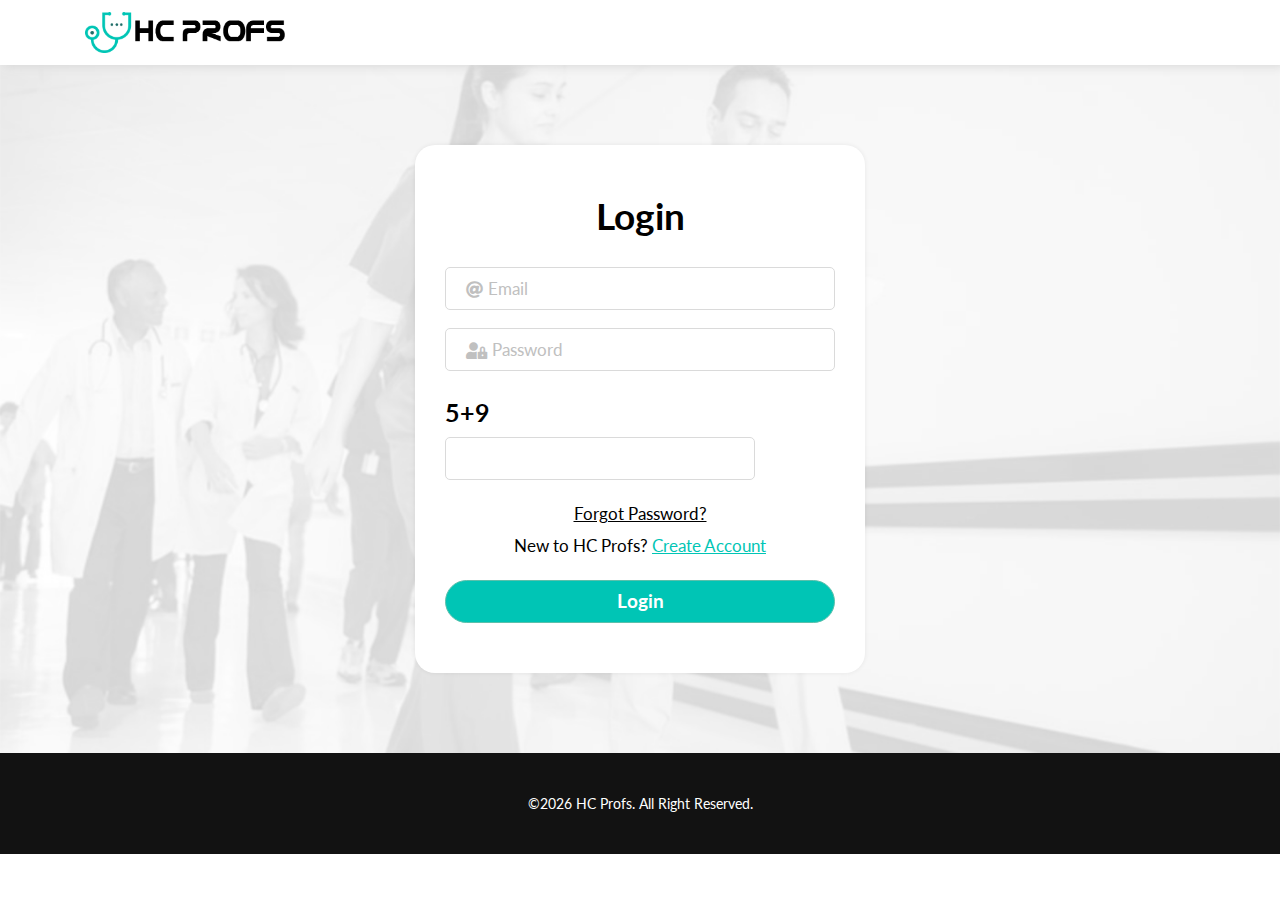
<file: login.html>
<!DOCTYPE html>
<html lang="en">

<head>
    <meta charset="UTF-8">
    <meta name="viewport" content="width=device-width, initial-scale=1.0">
    <link rel="stylesheet"
        href="https://fonts.googleapis.com/css2?family=Lato:ital,wght@0,100;0,300;0,400;0,700;0,900;1,100;1,300;1,400;1,700;1,900&display=swap">
    <link rel="stylesheet" href="https://stackpath.bootstrapcdn.com/bootstrap/4.5.2/css/bootstrap.min.css"
        integrity="sha384-JcKb8q3iqJ61gNV9KGb8thSsNjpSL0n8PARn9HuZOnIxN0hoP+VmmDGMN5t9UJ0Z" crossorigin="anonymous">
    <link rel="stylesheet" href="./css/style.css">
    <link href="https://use.fontawesome.com/releases/v5.3.1/css/all.css" rel="stylesheet">
    <script defer src="./js/main.js" type="text/javascript"></script>
    <title>Document</title>
</head>

<body class="login">
    <div class="site-wrapper">
        <!-- header -->
        <header class="header">
    <div class="header-group">
        <div class="container">
            <div class="header-row">
                <div class="header-logo-column">
                    <div class="header_logo">
                        <a href="#" class="logo_link"><img src="./images/hc-profs-logo.png" alt="HC Prof"></a>
                    </div>
                </div>
            </div>
        </div>
    </div>
</header>

        <!-- body -->

        <main class="body-wrapper">
           <div class="full_width_form_page" style="background-image: url('./images/login_bg.png');">
            <div class="container">
                <div class="row">
                    <div class="col-md-12">
                        <div class="form_wrapper">
                            <h3 class="form_title">Login</h3>
                            <form action="#" method="post">
                                <div class="input_group">
                                     <input required type="email" class="form-input email-field" id="Email" name="Email" value="" autocomplete="off">
                                     <label><i class="fa fa-at"></i> Email</label>
                                     <span class="focus-border">
                                        <i></i>
                                    </span>
                                 </div>
                                <div class="input_group">
                                     <input required type="password" class="form-input password" id="Password" name="Password" autocomplete="off">
                                     <label><i class="fas fa-user-lock"></i> Password</label>
                                     <span class="focus-border">
                                         <i></i>
                                     </span>
                                </div>
                                <div class="input_group captcha_input">
                                    <span class="captcha_text">5+9</span>
                                    <input required type="text" class="form-input captcha" id="input_captcha" name="captcha" autocomplete="off">
                               </div>
                                <div class="form_content">
                                    <p><a href="/forgot-password" style="color: #000000;">Forgot Password?</a></p>
                                    <p>New to HC Profs? <a href="/create-account">Create Account</a></p>
                                </div>
                                <div class="submit">
                                    <input type="submit" class="primary-btn submit_btn" value="Login">
                                </div>
                            </form>
                        </div>
                    </div>
                </div>
            </div>
           </div>
        </main>

        <!-- Footer -->
        <footer class="footer">
    <div class="footer_top">
        <div class="container">
            <div class="row">
                <div class="col-lg-12">
                    <div class="copyright">
                        <p>&copy;<script>document.write(new Date().getFullYear());</script> HC Profs. All Right Reserved.</p>
                    </div>
                </div>
            </div>
        </div>
    </div>
</footer>
        <script src="https://code.jquery.com/jquery-3.5.1.min.js"
            integrity="sha256-9/aliU8dGd2tb6OSsuzixeV4y/faTqgFtohetphbbj0=" crossorigin="anonymous"></script>
        <script src="https://cdn.jsdelivr.net/npm/popper.js@1.16.1/dist/umd/popper.min.js"
            integrity="sha384-9/reFTGAW83EW2RDu2S0VKaIzap3H66lZH81PoYlFhbGU+6BZp6G7niu735Sk7lN"
            crossorigin="anonymous"></script>
        <script src="https://stackpath.bootstrapcdn.com/bootstrap/4.5.2/js/bootstrap.min.js"
            integrity="sha384-B4gt1jrGC7Jh4AgTPSdUtOBvfO8shuf57BaghqFfPlYxofvL8/KUEfYiJOMMV+rV"
            crossorigin="anonymous"></script>
    </div>
</body>

</html>
</file>
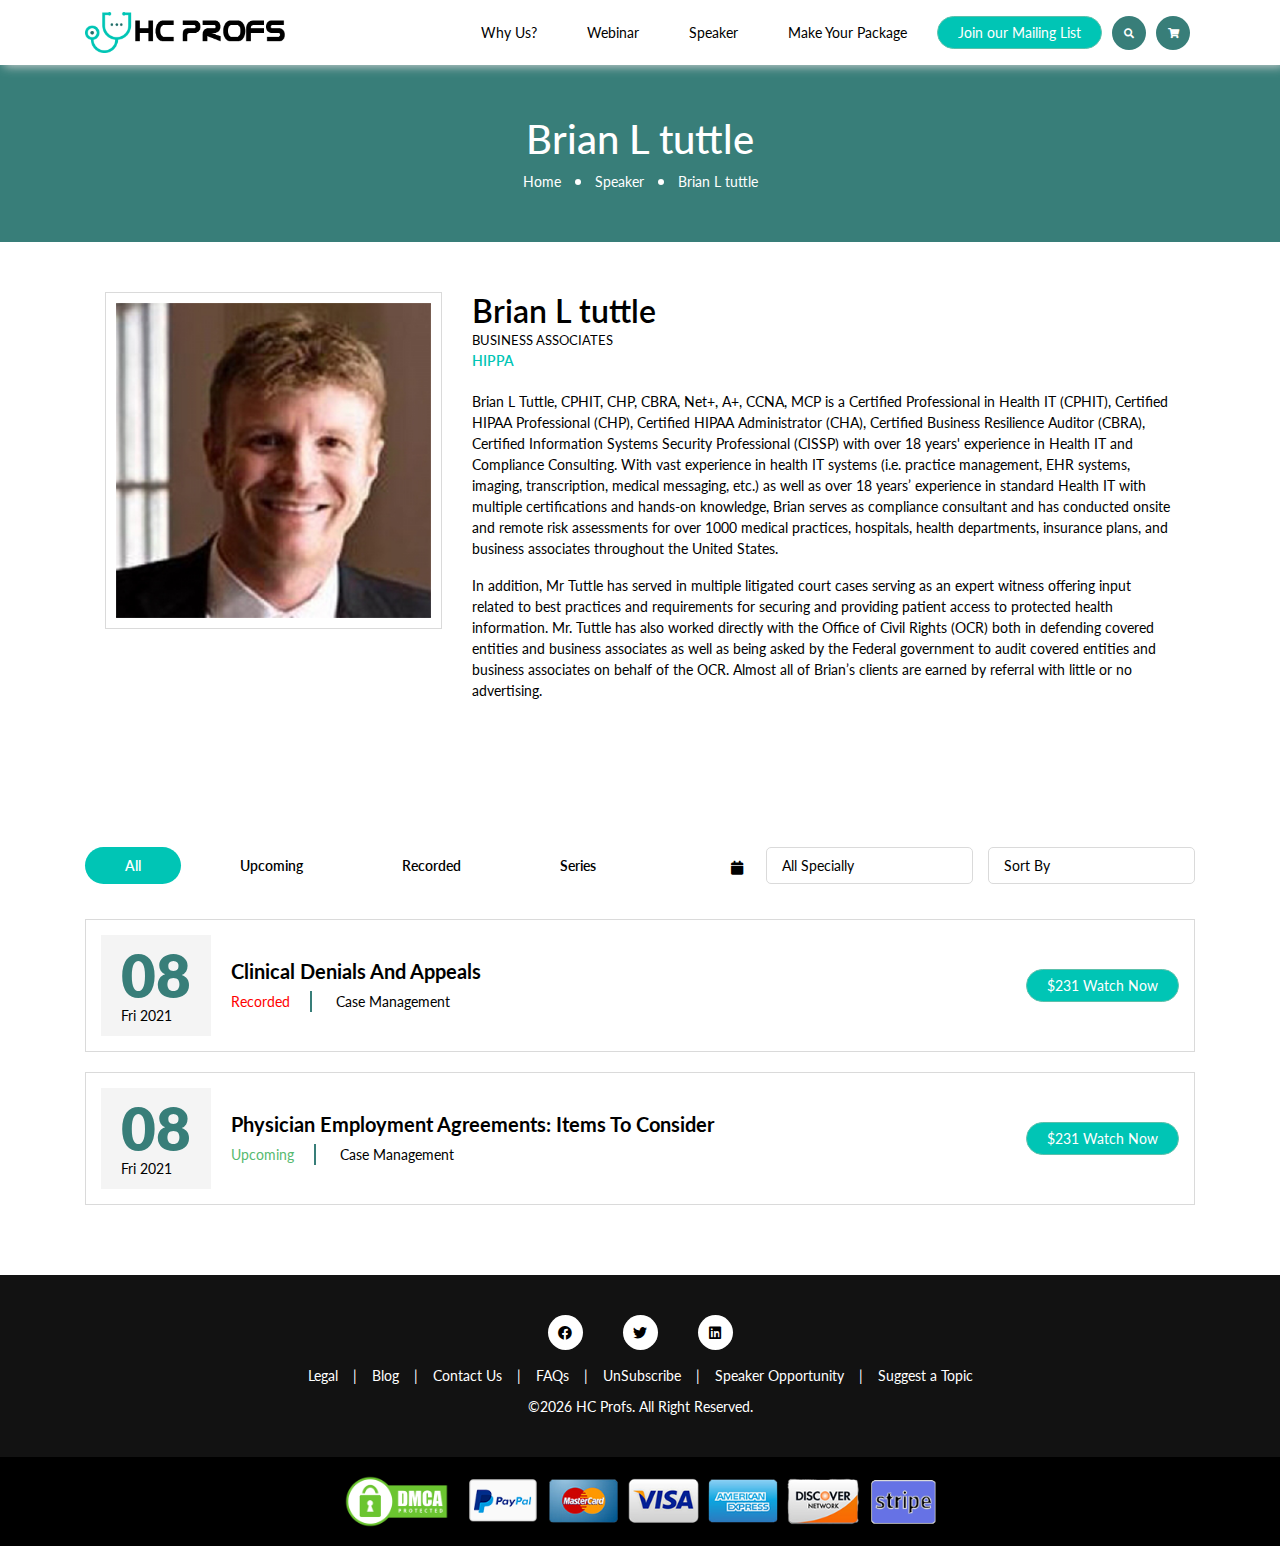
<file: speaker-detail.html>
<!DOCTYPE html>
<html lang="en">

<head>
    <meta charset="UTF-8">
    <meta name="viewport" content="width=device-width, initial-scale=1.0">
    <link rel="stylesheet"
        href="https://fonts.googleapis.com/css2?family=Lato:ital,wght@0,100;0,300;0,400;0,700;0,900;1,100;1,300;1,400;1,700;1,900&display=swap">
    <link rel="stylesheet" href="https://stackpath.bootstrapcdn.com/bootstrap/4.5.2/css/bootstrap.min.css"
        integrity="sha384-JcKb8q3iqJ61gNV9KGb8thSsNjpSL0n8PARn9HuZOnIxN0hoP+VmmDGMN5t9UJ0Z" crossorigin="anonymous">
    <link rel="stylesheet" href="./css/style.css">
    <link href="https://use.fontawesome.com/releases/v5.3.1/css/all.css" rel="stylesheet">
    <script defer src="./js/main.js" type="text/javascript"></script>
    <title>Speaker Detail | HCPROF</title>
</head>

<body class="faq-page">
    <div class="site-wrapper">
        <!-- header -->
        <header class="header">
    <div class="header-group">
        <div class="container">
            <div class="header-row">
                <div class="header-logo-column">
                    <div class="header_logo">
                        <a href="#" class="logo_link"><img src="./images/hc-profs-logo.png" alt="HC Prof"></a>
                    </div>
                </div>
                <div class="header-menu-wrapper">
                    <div class="header-menu-wrapper-inner">
                        <div class="header-menu-column">
                            <nav class="header_nav cleafix" id="header_nav">
                                <ul>
                                    <li class="header_nav_item"><a class="header_nav_link" href="#">Why Us?</a></li>
                                    <li class="header_nav_item"><a class="header_nav_link" href="/webinars.html">Webinar</a></li>
                                    <li class="header_nav_item"><a class="header_nav_link" href="/speakers.html">Speaker</a></li>
                                    <li class="header_nav_item"><a class="header_nav_link" href="#">Make Your Package</a></li>
                                    <li class="header_nav_item"><a class="header_nav_link primary-btn" href="#">Join our Mailing List</a></li>
                                </ul>
                            </nav>
                        </div>
                        <div class="header-right-column">
                            <div class="header-right-inner">
                                <a href="#" class="search-icon"><i class="fas fa-search"></i></a>      
                                <a href="#" class="chart-icon"><i class="fas fa-shopping-cart"></i></a>
                            </div>                
                        </div>
                    </div>
                </div>

            </div>
        </div>
    </div>
    <div class="search-wrapper">
        <div class="container">
            <form action="/">
                <input id="search" name="search" type="search" placeholder="Search...">
            </form>
        </div>
    </div>
</header>

        <!-- body -->

        <div class="body-wrapper">
            <div class="banner">
                <div class="container">
                    <div class="banner-content-holder">
                        <h1><span class="speaker_name">Brian L tuttle</span></h1>
                        <div class="breadcrumbs">
                            <ul>
                                <li><a href="/">Home</a></li>
                                <li><a href="/speaker">Speaker</a></li>
                                <li><span class="speaker_name">Brian L tuttle</span></li>
                            </ul>
                        </div>
                    </div>
                </div>
            </div>
            <section class="chart_section">
                <div class="container">
                   <div class="speaker_detail_card">
                       <div class="row">
                           <div class="col-md-4">
                             <div class="speaker_image">
                                <img src="/images/speaker.png" alt="Speaker">
                             </div>
                           </div>
                           <div class="col-md-8">
                            <div class="speaker_detail">
                                <h3><span class="speaker_name">Brian L tuttle</span></h3>
                                <div class="speaker_desigation">Business Associates</div>
                                <div class="company_name">HIPPA</div>
                                <div class="content_holder">
                                    <p>Brian L Tuttle, CPHIT, CHP, CBRA, Net+, A+, CCNA, MCP is a Certified Professional in Health IT (CPHIT), Certified HIPAA Professional (CHP), Certified HIPAA Administrator (CHA), Certified 
                                        Business Resilience Auditor (CBRA), Certified Information Systems Security Professional (CISSP) with over 18 years' experience in Health IT and Compliance Consulting. With vast experience in health IT systems (i.e. practice management, EHR systems, imaging, transcription, medical messaging, etc.) as well as over 18 years’ experience in standard Health IT with multiple certifications and hands-on knowledge, Brian serves as compliance consultant and has conducted onsite and remote risk assessments for over 1000 medical practices, hospitals, health departments, insurance plans, and business associates throughout the United States.</p>
                                    <p>In addition, Mr Tuttle has served in multiple litigated court cases serving as an expert witness offering input related to best practices and requirements for securing and providing patient access to protected health information. Mr. Tuttle has also worked directly with the Office of Civil Rights (OCR) both in defending covered entities and business associates as well as being asked by the Federal government to audit covered entities and business associates on behalf of the OCR. Almost all of Brian’s clients are earned by referral with little or no advertising.</p>    
                                </div>
                            </div>
                        </div>
                       </div>
                   </div>
                </div>
            </section>

            <section class="events-filter-section">
                <div class="container">
                    <div class="events-filter-top-row">
                        <div class="events-filter-holder">
                            <div class="filter-btn active" data-filter="*">All</div>
                            <div class="filter-btn" data-filter=".upcoming">Upcoming</div>
                            <div class="filter-btn" data-filter=".recorded">Recorded</div>
                            <div class="filter-btn" data-filter=".series">Series</div>
                        </div>
                        <div class="events-filter-right-column">

                            <div class="events-sort-left">
                                <i class="fas fa-calendar" aria-hidden="true"></i>
                                <div class="events-select evennts-sort1">
                                    <span class="sort-toggle">All Specially</span>
                                    <ul>
                                        <li><a href="#">Sort By Default</a></li>
                                        <li><a href="#">Sort By Name</a></li>
                                        <li><a href="#">Sort By Date</a></li>
                                    </ul>
                                </div>
                            </div>

                            <div class="events-sort-holder">
                                <div class="events-select evennts-sort">
                                    <span class="sort-toggle">Sort By</span>
                                    <ul>
                                        <li><a href="#">Sort By Default</a></li>
                                        <li><a href="#">Sort By Name</a></li>
                                        <li><a href="#">Sort By Date</a></li>
                                    </ul>
                                </div>
                            </div>
                        </div>
                    </div>

                    <div class="events-listing">
                        <div class="events-item recorded">
                            <div class="event-date">
                                <span class="ev-date">08</span>
                                <span class="day">Fri</span>
                                <span class="year">2021</span>
                            </div>
                            <div class="event-body">
                                <h2 class="event-title"><a href="#">Clinical Denials And Appeals</a></h2>
                                <div class="event-byline">
                                    <span class="ev_topic">Recorded</span>
                                    <span class="ev_tag">Case Management</span>
                                </div>
                            </div>
                            <div class="event-btn-container">
                                <a href="#" class="primary-btn">$231 Watch Now</a>
                            </div>
                        </div>
                        <div class="events-item upcoming">
                            <div class="event-date">
                                <span class="ev-date">08</span>
                                <span class="day">Fri</span>
                                <span class="year">2021</span>
                            </div>
                            <div class="event-body">
                                <h2 class="event-title"><a href="#">Physician Employment Agreements: Items To Consider</a></h2>
                                <div class="event-byline">
                                    <span class="ev_topic">Upcoming</span>
                                    <span class="ev_tag">Case Management</span>
                                </div>
                            </div>
                            <div class="event-btn-container">
                                <a href="#" class="primary-btn">$231 Watch Now</a>
                            </div>
                        </div>
                    </div>
                </div>
            </section>
        </div>

        <!-- Footer -->
        <footer class="footer">
    <div class="footer_top">
        <div class="container">
            <div class="row">
                <div class="col-lg-12">
                    <div class="footer-social-icon">
                        <ul>
                            <li><a href="#"><i class="fab fa-facebook" ></i></a></li>
                            <li><a href="#"><i class="fab fa-twitter" ></i></a></li>
                            <li><a href="#"><i class="fab fa-linkedin" ></i></a></li>
                        </ul>
                    </div>
                    <div class="footer-menu">
                        <ul>
                            <li><a href="#">Legal</a></li>
                            <li><a href="#">Blog</a></li>
                            <li><a href="#">Contact Us</a></li>
                            <li><a href="#">FAQs</a></li>
                            <li><a href="#">UnSubscribe</a></li>
                            <li><a href="#">Speaker Opportunity</a></li>
                            <li><a href="#">Suggest a Topic</a></li>
                        </ul>
                    </div>
                    <div class="copyright">
                        <p>&copy;<script>document.write(new Date().getFullYear());</script> HC Profs. All Right Reserved.</p>
                    </div>
                </div>
            </div>
        </div>
    </div>
    <div class="footer_bottom">
        <div class="container">
            <div class="row">
                <div class="col-lg-12">
                    <div class="footer-images">
                        <img src="./images/dmca.png" alt="dmca" style="width: 105px;margin-right: 14px;">
                        <img src="./images/payment.png" alt="Payment Method" style="width: 470px;">
                    </div>
                </div>
            </div>
        </div>
    </div>
</footer>
        <script src="https://code.jquery.com/jquery-3.5.1.min.js"
            integrity="sha256-9/aliU8dGd2tb6OSsuzixeV4y/faTqgFtohetphbbj0=" crossorigin="anonymous"></script>
        <script src="https://cdn.jsdelivr.net/npm/popper.js@1.16.1/dist/umd/popper.min.js"
            integrity="sha384-9/reFTGAW83EW2RDu2S0VKaIzap3H66lZH81PoYlFhbGU+6BZp6G7niu735Sk7lN"
            crossorigin="anonymous"></script>
        <script src="https://stackpath.bootstrapcdn.com/bootstrap/4.5.2/js/bootstrap.min.js"
            integrity="sha384-B4gt1jrGC7Jh4AgTPSdUtOBvfO8shuf57BaghqFfPlYxofvL8/KUEfYiJOMMV+rV"
            crossorigin="anonymous"></script>
    </div>
</body>

</html>
</file>
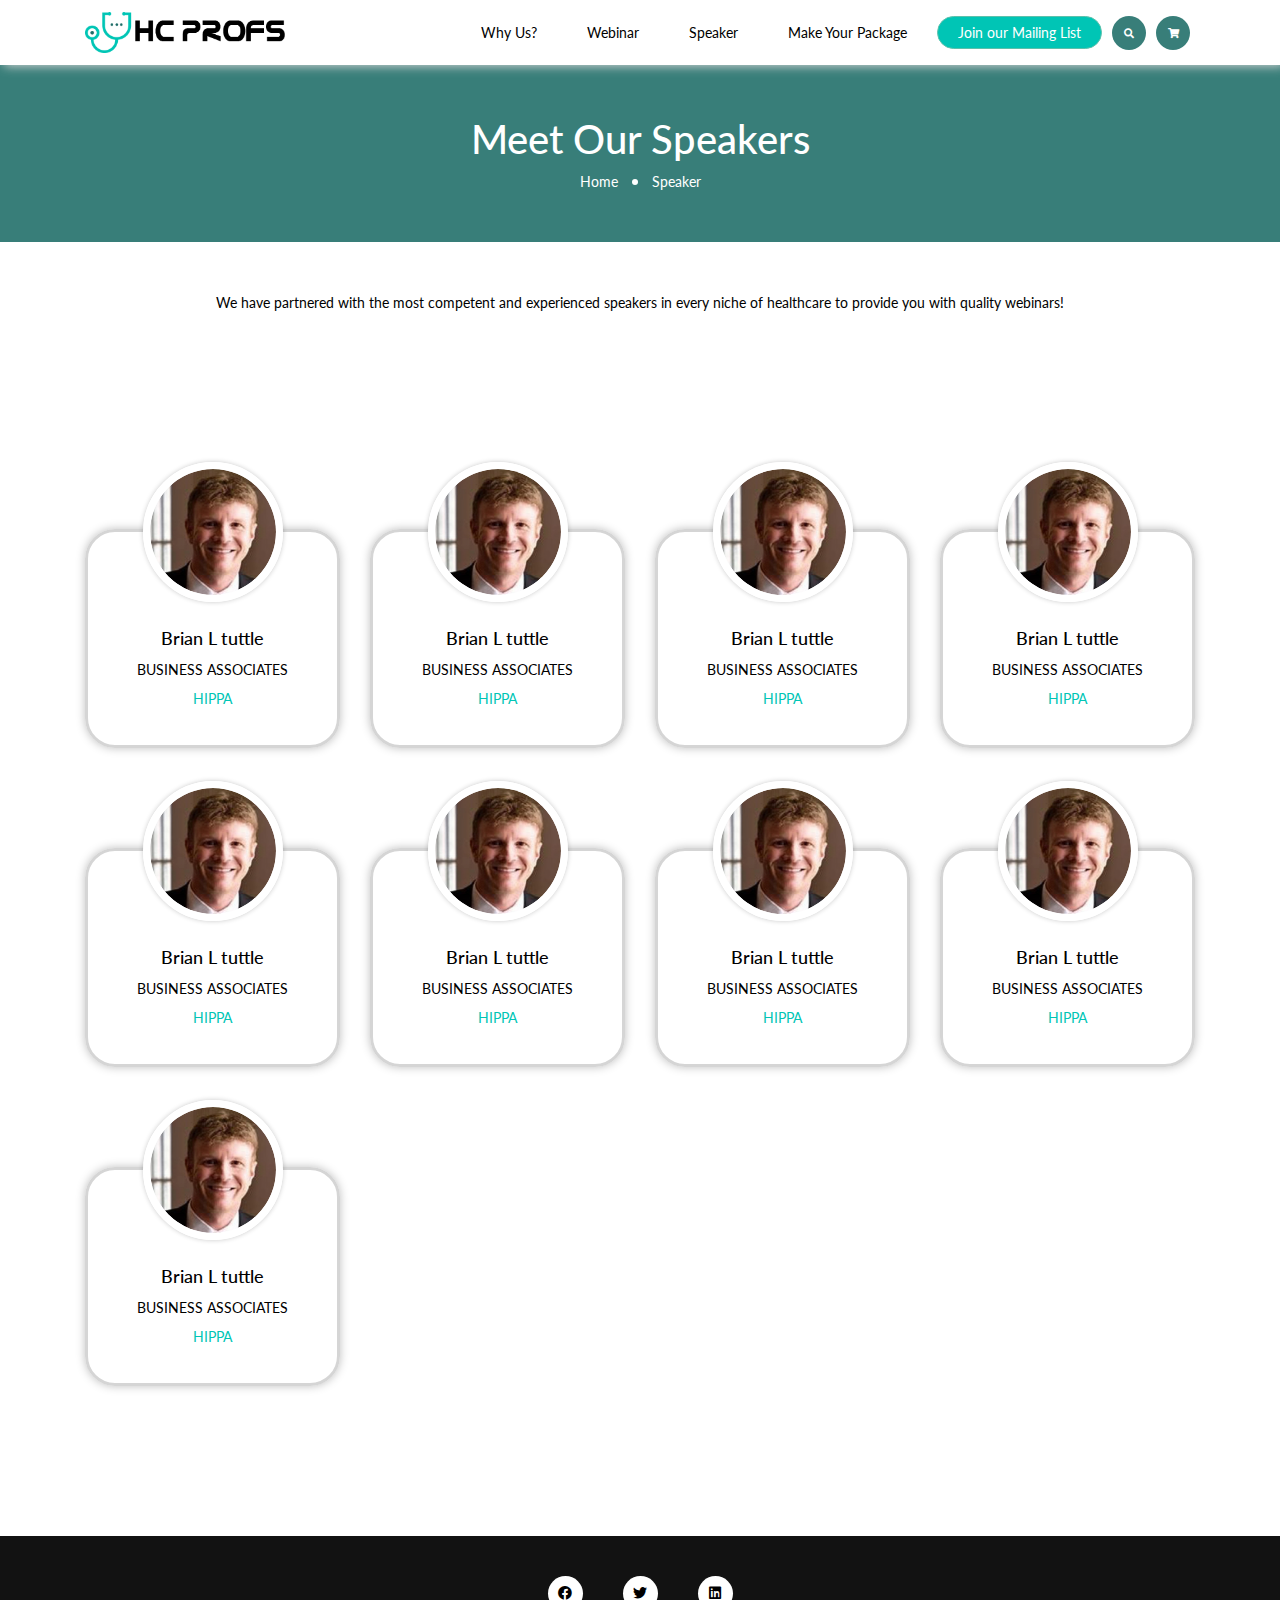
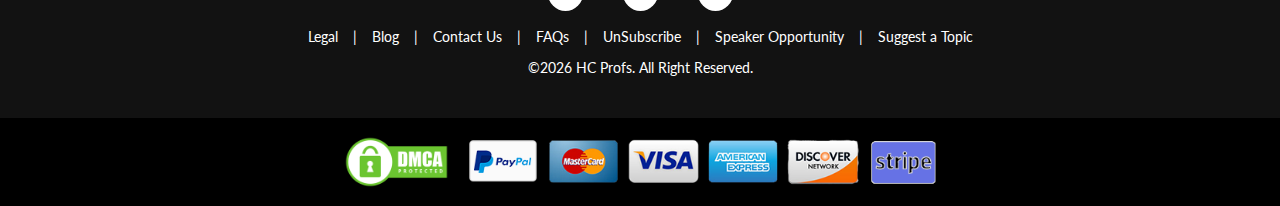
<file: speaker.html>
<!DOCTYPE html>
<html lang="en">

<head>
    <meta charset="UTF-8">
    <meta name="viewport" content="width=device-width, initial-scale=1.0">
    <link rel="stylesheet"
        href="https://fonts.googleapis.com/css2?family=Lato:ital,wght@0,100;0,300;0,400;0,700;0,900;1,100;1,300;1,400;1,700;1,900&display=swap">
    <link rel="stylesheet" href="https://stackpath.bootstrapcdn.com/bootstrap/4.5.2/css/bootstrap.min.css"
        integrity="sha384-JcKb8q3iqJ61gNV9KGb8thSsNjpSL0n8PARn9HuZOnIxN0hoP+VmmDGMN5t9UJ0Z" crossorigin="anonymous">
    <link rel="stylesheet" href="./css/style.css">
    <link href="https://use.fontawesome.com/releases/v5.3.1/css/all.css" rel="stylesheet">
    <script defer src="./js/main.js" type="text/javascript"></script>
    <title>Speakers | HCPROF</title>
</head>

<body class="faq-page">
    <div class="site-wrapper">
        <!-- header -->
        <header class="header">
    <div class="header-group">
        <div class="container">
            <div class="header-row">
                <div class="header-logo-column">
                    <div class="header_logo">
                        <a href="#" class="logo_link"><img src="./images/hc-profs-logo.png" alt="HC Prof"></a>
                    </div>
                </div>
                <div class="header-menu-wrapper">
                    <div class="header-menu-wrapper-inner">
                        <div class="header-menu-column">
                            <nav class="header_nav cleafix" id="header_nav">
                                <ul>
                                    <li class="header_nav_item"><a class="header_nav_link" href="#">Why Us?</a></li>
                                    <li class="header_nav_item"><a class="header_nav_link" href="/webinars.html">Webinar</a></li>
                                    <li class="header_nav_item"><a class="header_nav_link" href="/speakers.html">Speaker</a></li>
                                    <li class="header_nav_item"><a class="header_nav_link" href="#">Make Your Package</a></li>
                                    <li class="header_nav_item"><a class="header_nav_link primary-btn" href="#">Join our Mailing List</a></li>
                                </ul>
                            </nav>
                        </div>
                        <div class="header-right-column">
                            <div class="header-right-inner">
                                <a href="#" class="search-icon"><i class="fas fa-search"></i></a>      
                                <a href="#" class="chart-icon"><i class="fas fa-shopping-cart"></i></a>
                            </div>                
                        </div>
                    </div>
                </div>

            </div>
        </div>
    </div>
    <div class="search-wrapper">
        <div class="container">
            <form action="/">
                <input id="search" name="search" type="search" placeholder="Search...">
            </form>
        </div>
    </div>
</header>

        <!-- body -->

        <div class="body-wrapper">
            <div class="banner">
                <div class="container">
                    <div class="banner-content-holder">
                        <h1>Meet Our Speakers</h1>
                        <div class="breadcrumbs">
                            <ul>
                                <li><a href="/">Home</a></li>
                                <li><span>Speaker</span></li>
                            </ul>
                        </div>
                    </div>
                </div>
            </div>
            <section class="speaker_top_section">
                <div class="container">
                    <div class="about-speaker text-center">
                        <p>  We have partnered with the most competent and experienced speakers in every niche of healthcare to provide you with quality webinars!</p>
                    </div>
                </div>
            </section>
            <section class="speaker_section">
                <div class="container">
                    <div class="row">
                        <div class="col-md-3">
                            <div class="spaeaker-card-holder">
                                <div class="spaeaker-card">
                                    <a class="speaker-detail-link" href="#">
                                        <div class="member-data">
                                            <div class="member-image">
                                                <img src="/images/speaker.png" alt="">
                                            </div>
                                        </div>
                                    </a>
                                </div>
                                <div class="member-details">
                                    <h4>
                                        <a class="speaker-detail-link" href="#"><span class="speaker_name">Brian L tuttle</span></a>
                                    </h4>
                                    <p class="speaker_desigation">
                                        Business Associates
                                    </p>
                                    <p class="company_name">HIPPA</p>
                                </div>
                            </div>
                        </div>
                        <div class="col-md-3">
                            <div class="spaeaker-card-holder">
                                <div class="spaeaker-card">
                                    <a class="speaker-detail-link" href="#">
                                        <div class="member-data">
                                            <div class="member-image">
                                                <img src="/images/speaker.png" alt="">
                                            </div>
                                        </div>
                                    </a>
                                </div>
                                <div class="member-details">
                                    <h4>
                                        <a class="speaker-detail-link" href="#"><span class="speaker_name">Brian L tuttle</span></a>
                                    </h4>
                                    <p class="speaker_desigation">
                                        Business Associates
                                    </p>
                                    <p class="company_name">HIPPA</p>
                                </div>
                            </div>
                        </div>
                        <div class="col-md-3">
                            <div class="spaeaker-card-holder">
                                <div class="spaeaker-card">
                                    <a class="speaker-detail-link" href="#">
                                        <div class="member-data">
                                            <div class="member-image">
                                                <img src="/images/speaker.png" alt="">
                                            </div>
                                        </div>
                                    </a>
                                </div>
                                <div class="member-details">
                                    <h4>
                                        <a class="speaker-detail-link" href="#"><span class="speaker_name">Brian L tuttle</span></a>
                                    </h4>
                                    <p class="speaker_desigation">
                                        Business Associates
                                    </p>
                                    <p class="company_name">HIPPA</p>
                                </div>
                            </div>
                        </div>
                        <div class="col-md-3">
                            <div class="spaeaker-card-holder">
                                <div class="spaeaker-card">
                                    <a class="speaker-detail-link" href="#">
                                        <div class="member-data">
                                            <div class="member-image">
                                                <img src="/images/speaker.png" alt="">
                                            </div>
                                        </div>
                                    </a>
                                </div>
                                <div class="member-details">
                                    <h4>
                                        <a class="speaker-detail-link" href="#"><span class="speaker_name">Brian L tuttle</span></a>
                                    </h4>
                                    <p class="speaker_desigation">
                                        Business Associates
                                    </p>
                                    <p class="company_name">HIPPA</p>
                                </div>
                            </div>
                        </div>
                        <div class="col-md-3">
                            <div class="spaeaker-card-holder">
                                <div class="spaeaker-card">
                                    <a class="speaker-detail-link" href="#">
                                        <div class="member-data">
                                            <div class="member-image">
                                                <img src="/images/speaker.png" alt="">
                                            </div>
                                        </div>
                                    </a>
                                </div>
                                <div class="member-details">
                                    <h4>
                                        <a class="speaker-detail-link" href="#"><span class="speaker_name">Brian L tuttle</span></a>
                                    </h4>
                                    <p class="speaker_desigation">
                                        Business Associates
                                    </p>
                                    <p class="company_name">HIPPA</p>
                                </div>
                            </div>
                        </div>
                        <div class="col-md-3">
                            <div class="spaeaker-card-holder">
                                <div class="spaeaker-card">
                                    <a class="speaker-detail-link" href="#">
                                        <div class="member-data">
                                            <div class="member-image">
                                                <img src="/images/speaker.png" alt="">
                                            </div>
                                        </div>
                                    </a>
                                </div>
                                <div class="member-details">
                                    <h4>
                                        <a class="speaker-detail-link" href="#"><span class="speaker_name">Brian L tuttle</span></a>
                                    </h4>
                                    <p class="speaker_desigation">
                                        Business Associates
                                    </p>
                                    <p class="company_name">HIPPA</p>
                                </div>
                            </div>
                        </div>
                        <div class="col-md-3">
                            <div class="spaeaker-card-holder">
                                <div class="spaeaker-card">
                                    <a class="speaker-detail-link" href="#">
                                        <div class="member-data">
                                            <div class="member-image">
                                                <img src="/images/speaker.png" alt="">
                                            </div>
                                        </div>
                                    </a>
                                </div>
                                <div class="member-details">
                                    <h4>
                                        <a class="speaker-detail-link" href="#"><span class="speaker_name">Brian L tuttle</span></a>
                                    </h4>
                                    <p class="speaker_desigation">
                                        Business Associates
                                    </p>
                                    <p class="company_name">HIPPA</p>
                                </div>
                            </div>
                        </div>
                        <div class="col-md-3">
                            <div class="spaeaker-card-holder">
                                <div class="spaeaker-card">
                                    <a class="speaker-detail-link" href="#">
                                        <div class="member-data">
                                            <div class="member-image">
                                                <img src="/images/speaker.png" alt="">
                                            </div>
                                        </div>
                                    </a>
                                </div>
                                <div class="member-details">
                                    <h4>
                                        <a class="speaker-detail-link" href="#"><span class="speaker_name">Brian L tuttle</span></a>
                                    </h4>
                                    <p class="speaker_desigation">
                                        Business Associates
                                    </p>
                                    <p class="company_name">HIPPA</p>
                                </div>
                            </div>
                        </div>
                        <div class="col-md-3">
                            <div class="spaeaker-card-holder">
                                <div class="spaeaker-card">
                                    <a class="speaker-detail-link" href="#">
                                        <div class="member-data">
                                            <div class="member-image">
                                                <img src="/images/speaker.png" alt="">
                                            </div>
                                        </div>
                                    </a>
                                </div>
                                <div class="member-details">
                                    <h4>
                                        <a class="speaker-detail-link" href="#"><span class="speaker_name">Brian L tuttle</span></a>
                                    </h4>
                                    <p class="speaker_desigation">
                                        Business Associates
                                    </p>
                                    <p class="company_name">HIPPA</p>
                                </div>
                            </div>
                        </div>
                    </div>
                </div>
            </section>
        </div>

        <!-- Footer -->
        <footer class="footer">
    <div class="footer_top">
        <div class="container">
            <div class="row">
                <div class="col-lg-12">
                    <div class="footer-social-icon">
                        <ul>
                            <li><a href="#"><i class="fab fa-facebook" ></i></a></li>
                            <li><a href="#"><i class="fab fa-twitter" ></i></a></li>
                            <li><a href="#"><i class="fab fa-linkedin" ></i></a></li>
                        </ul>
                    </div>
                    <div class="footer-menu">
                        <ul>
                            <li><a href="#">Legal</a></li>
                            <li><a href="#">Blog</a></li>
                            <li><a href="#">Contact Us</a></li>
                            <li><a href="#">FAQs</a></li>
                            <li><a href="#">UnSubscribe</a></li>
                            <li><a href="#">Speaker Opportunity</a></li>
                            <li><a href="#">Suggest a Topic</a></li>
                        </ul>
                    </div>
                    <div class="copyright">
                        <p>&copy;<script>document.write(new Date().getFullYear());</script> HC Profs. All Right Reserved.</p>
                    </div>
                </div>
            </div>
        </div>
    </div>
    <div class="footer_bottom">
        <div class="container">
            <div class="row">
                <div class="col-lg-12">
                    <div class="footer-images">
                        <img src="./images/dmca.png" alt="dmca" style="width: 105px;margin-right: 14px;">
                        <img src="./images/payment.png" alt="Payment Method" style="width: 470px;">
                    </div>
                </div>
            </div>
        </div>
    </div>
</footer>
        <script src="https://code.jquery.com/jquery-3.5.1.min.js"
            integrity="sha256-9/aliU8dGd2tb6OSsuzixeV4y/faTqgFtohetphbbj0=" crossorigin="anonymous"></script>
        <script src="https://cdn.jsdelivr.net/npm/popper.js@1.16.1/dist/umd/popper.min.js"
            integrity="sha384-9/reFTGAW83EW2RDu2S0VKaIzap3H66lZH81PoYlFhbGU+6BZp6G7niu735Sk7lN"
            crossorigin="anonymous"></script>
        <script src="https://stackpath.bootstrapcdn.com/bootstrap/4.5.2/js/bootstrap.min.js"
            integrity="sha384-B4gt1jrGC7Jh4AgTPSdUtOBvfO8shuf57BaghqFfPlYxofvL8/KUEfYiJOMMV+rV"
            crossorigin="anonymous"></script>
    </div>
</body>

</html>
</file>
<file: css/style.css>
@charset "UTF-8";.table-responsive{margin-bottom:30px}.table_container table{width:100%;border:1px solid #ccc}.table_container table thead{background:#387e79;color:#fff}.table_container table tbody tr:not(:last-child){border-bottom:1px solid #ccc}.table_container table .remove_icon{color:red;cursor:pointer}.table_container table tr th{white-space:nowrap}.table_container table tr td,.table_container table tr th{padding:10px}.chart_section form.form-inline .apply_btn{border-top-left-radius:0;border-bottom-left-radius:0;border-top-right-radius:3px;border-bottom-right-radius:3px;padding:7.5px 20px}.chart_section form.form-inline .form-control{border-top-right-radius:0;border-bottom-right-radius:0;border-right:0;height:auto}.chart_detail{display:-webkit-box;display:-ms-flexbox;display:flex;-webkit-box-pack:end;-ms-flex-pack:end;justify-content:flex-end}.chart_detail .summary{border:1px solid #ccc;padding:10px 20px}.chart_detail .summary table tr:not(:last-child){border-bottom:1px solid #ccc}.chart_detail .summary td{padding:10px}.chart_detail .summary td:first-child{width:150px}@media screen and (max-width:767px){.chart_detail{margin-top:30px;display:block}.chart_detail .summary{max-width:270px;width:100%}.table_container table tr td,.table_container table tr th{font-size:12px}}.banner{background-color:#387e79;text-align:center;color:#fff;padding:20px 0}.body-wrapper .banner .container{padding-top:30px;padding-bottom:30px}.banner *{color:#fff}.banner ul{margin:0;padding:0;list-style:none}.banner ul li{display:inline-block}.banner ul li:not(:last-child):after{content:"";height:6px;width:6px;background:#fff;display:block;border-radius:100%;position:absolute;top:50%;right:10px;-webkit-transform:translateY(-50%);transform:translateY(-50%)}.banner ul li:not(:last-child){position:relative;padding-right:30px}.accordion-item{border-bottom:1px solid #000;margin-bottom:20px;padding-bottom:20px}.accordion-toggle{cursor:pointer;color:#387e79;padding:10px 0;position:relative}.accordion-body-inner>:last-child{margin-bottom:0}.accordion-body{display:none}.accordion-toggle:after{position:static;content:"+";width:20px;height:20px;border:1px solid;border-radius:100%;display:-webkit-box;display:-ms-flexbox;display:flex;-webkit-box-align:center;-ms-flex-align:center;align-items:center;-webkit-box-pack:center;-ms-flex-pack:center;justify-content:center;position:absolute;top:50%;-webkit-transform:translateY(-50%);transform:translateY(-50%);right:0}.accordion-toggle.active:after{content:"-"}.footer a{text-decoration:none;color:#fff}.footer_top{background:#121212;text-align:center;color:#fff;padding:40px 0}.footer_bottom{background:#000;text-align:center;padding:18px 0}.copyright p{margin:0}.footer-menu{margin-bottom:10px}.footer-menu ul{margin:0;padding:0;list-style:none;display:-webkit-box;display:-ms-flexbox;display:flex;-webkit-box-align:center;-ms-flex-align:center;align-items:center;-webkit-box-pack:center;-ms-flex-pack:center;justify-content:center;-ms-flex-wrap:wrap;flex-wrap:wrap}.footer-menu ul li:after{content:"|";margin:0 15px}.footer-menu ul li:last-child:after{content:none}.footer-social-icon ul{margin:0;padding:0;list-style:none;display:-webkit-box;display:-ms-flexbox;display:flex;-webkit-box-align:center;-ms-flex-align:center;align-items:center;-webkit-box-pack:center;-ms-flex-pack:center;justify-content:center}.footer-social-icon ul li{margin:0 20px}.footer-social-icon{margin-bottom:15px}.footer-social-icon ul li a{width:35px;height:35px;display:-webkit-box;display:-ms-flexbox;display:flex;-webkit-box-align:center;-ms-flex-align:center;align-items:center;-webkit-box-pack:center;-ms-flex-pack:center;justify-content:center;background:#fff;border-radius:50%;color:#000}@media (max-width:767px){.footer-menu ul li:after{margin:0 10px}}@media (max-width:479px){footer.footer{font-size:11px}.footer-social-icon ul li{margin:0 10px;font-size:14px}}:focus{outline:0}.form-input{border-radius:5px;background-color:transparent;border:1px solid #dadada;font-size:17px;line-height:1.5;color:silver;font-weight:400;font-family:Lato;width:100%;display:block;position:relative;min-height:43px;padding-left:5px;padding-right:5px}.input_group{margin-bottom:18px;position:relative}.submit_btn{font-size:19px;line-height:1.6;font-weight:700;font-family:Lato;width:100%}.form_content{text-align:center;font-size:17px;line-height:1.9;margin-bottom:18px}.form_content p{margin:0;line-height:1.9}.form_content p a{text-decoration:underline}.form-inline .form-group{margin-bottom:0}.input_group label{position:absolute;margin:9px 0;padding:0 4px;display:-webkit-box;display:-ms-flexbox;display:flex;-webkit-box-align:center;-ms-flex-align:center;align-items:center;top:0;left:17px;-webkit-transition:all .2s;transition:all .2s;-webkit-transform-origin:0 0;transform-origin:0 0;background:0 0;pointer-events:none;font-size:17px;line-height:1.5;color:silver;font-weight:400;font-family:Lato}.input_group label i{margin-right:5px}.input_group .form-input:focus+label{-webkit-transform:scale(.8) translateY(-25px);transform:scale(.8) translateY(-25px);background:#fff;z-index:999}.form-input~.focus-border:after,.form-input~.focus-border:before{content:"";position:absolute;top:0;left:0;width:0;height:2px;background-color:#5cc0ab;-webkit-transition:.3s;transition:.3s}.form-input~.focus-border:after{top:auto;bottom:0;left:auto;right:0}.form-input~.focus-border i:after,.form-input~.focus-border i:before{content:"";position:absolute;top:0;left:0;width:2px;height:0;background-color:#5cc0ab;-webkit-transition:.4s;transition:.4s}.form-input~.focus-border i:after{left:auto;right:0;top:auto;bottom:0}.form-input:focus~.focus-border:after,.form-input:focus~.focus-border:before{width:100%;-webkit-transition:.3s;transition:.3s}.form-input:focus~.focus-border i:after,.form-input:focus~.focus-border i:before{height:100%;-webkit-transition:.4s;transition:.4s}.captcha_text{width:77px;display:inline-block;font-size:25px;line-height:1.9;color:#000;font-weight:700;font-family:Lato}.input_group.captcha_input input{display:inline-block;width:calc(100% - 80px)}.input_group .selectBox .multiselect-container label{position:static;margin:0;padding:0;display:block;pointer-events:initial}.selectBox .btn-group{width:100%}.dropdown-toggle::after{position:absolute;right:10px;top:50%;-webkit-transform:translateY(-50%);transform:translateY(-50%)}button.multiselect.dropdown-toggle.btn.btn-default{border-radius:5px;background-color:transparent;border:1px solid #dadada;font-size:17px;line-height:1.5;color:silver;font-weight:400;font-family:Lato;width:100%;display:block;position:relative;min-height:43px;padding-left:5px;padding-right:5px;outline:0;-webkit-box-shadow:none;box-shadow:none}.btn-group.show+label{display:none}ul.multiselect-container.dropdown-menu.show{width:100%;padding:10px}@media screen and (min-width:768px){.two_col_input{display:-webkit-box;display:-ms-flexbox;display:flex;-ms-flex-wrap:wrap;flex-wrap:wrap}.two_col_input .input_group{width:50%;padding:0 10px}.two_col_input .form-input:focus~.focus-border:after,.two_col_input .form-input:focus~.focus-border:before{width:calc(100% - 20px)}.two_col_input .form-input~.focus-border:after{right:10px}.two_col_input .form-input~.focus-border:before{left:10px}.two_col_input .form-input~.focus-border i:after{right:10px}.two_col_input .form-input~.focus-border i:before{left:10px}}@media screen and (max-width:767px){.captcha_text{font-size:20px;width:45px}.input_group.captcha_input input{width:calc(100% - 49px)}.form_content{font-size:15px}.two_col_input{display:block}}header.header{background:#fff}.header-group{padding:12px 0;-webkit-box-shadow:4px 1px 10px #d6d6d6;box-shadow:4px 1px 10px #d6d6d6;padding:12px 0;position:relative;z-index:9999}.header-row{-webkit-box-align:center;-ms-flex-align:center;align-items:center;display:-webkit-box;display:-ms-flexbox;display:flex;-ms-flex-wrap:wrap;flex-wrap:wrap;-webkit-box-pack:justify;-ms-flex-pack:justify;justify-content:space-between}.header_logo img{display:block}.header-right-column .header-right-inner{display:-webkit-box;display:-ms-flexbox;display:flex;-ms-flex-wrap:wrap;flex-wrap:wrap;-webkit-box-align:center;-ms-flex-align:center;align-items:center}.header_nav ul{list-style:none;margin:0;padding:0;display:-webkit-box;display:-ms-flexbox;display:flex;-ms-flex-wrap:wrap;flex-wrap:wrap;-webkit-box-align:center;-ms-flex-align:center;align-items:center;-webkit-box-pack:justify;-ms-flex-pack:justify;justify-content:space-between}.header_nav ul li{padding:0 5px}.header_nav ul li a{text-decoration:none;color:#000;font-size:18px;margin:5px 20px;padding-bottom:5px;position:relative}.header_nav ul li a:hover{color:#00c5b5}.header_nav ul li a:not(.primary-btn){padding:10px;margin-left:10px;margin-right:10px}.header_nav ul li:hover a:not(.primary-btn):after{width:100%}.header-right-column .header-right-inner>a{background:#387e79;height:34px;width:34px;border-radius:50%;display:-webkit-box;display:-ms-flexbox;display:flex;-webkit-box-align:center;-ms-flex-align:center;align-items:center;-webkit-box-pack:center;-ms-flex-pack:center;justify-content:center;margin:0 5px;color:#fff;text-decoration:none}.header_nav ul li a.primary-btn{margin:0!important}.header-menu-wrapper-inner{display:-webkit-box;display:-ms-flexbox;display:flex;-ms-flex-wrap:wrap;flex-wrap:wrap}.body-wrapper .container{padding-top:50px;padding-bottom:50px}.site-wrapper{-webkit-transition:-webkit-transform .4s;transition:-webkit-transform .4s;transition:transform .4s;transition:transform .4s,-webkit-transform .4s}.search-show .site-wrapper{-webkit-transform-style:preserve-3d;transform-style:preserve-3d;-webkit-transform:rotateX(20deg);transform:rotateX(20deg)}.search-wrapper{position:absolute;top:0;left:0;right:0;width:100%;padding:60px 0;text-align:center;z-index:-1;-webkit-transform:translateY(-135px);transform:translateY(-135px);-webkit-transition:all .4s;transition:all .4s;-webkit-transition-delay:.3s;transition-delay:.3s}.search-wrapper input#search{border:none;font-size:62px;font-weight:100;width:100%;text-align:center;outline:0;border-radius:0;padding:10px;height:100px;border:2px solid rgba(199,199,199,.1)}.search-show .search-wrapper{-webkit-transform:none;transform:none}.set-perspective{-webkit-perspective:2000px;perspective:2000px;overflow-x:hidden}.search-show{-webkit-perspective:2000px;perspective:2000px;overflow-x:hidden;height:1200px}@media (max-width:1199px) and (min-width:991px){.header-logo-column{width:20%}}@media (max-width:991px){.header-logo-column{width:100%;position:relative;padding-right:50px}.mobile-trigger span:after,.mobile-trigger span:before{content:"";position:absolute;left:0}.mobile-trigger span,.mobile-trigger span:after,.mobile-trigger span:before{width:28px;height:2px;display:block;background:#387e79}.mobile-trigger span{position:relative}.mobile-trigger span:after{top:7px}.mobile-trigger span:before{top:-7px}.mobile-trigger{position:absolute;right:0;top:50%;-webkit-transform:translateY(-50%);transform:translateY(-50%);width:28px;height:30px;display:-webkit-box;display:-ms-flexbox;display:flex;-webkit-box-align:center;-ms-flex-align:center;align-items:center;cursor:pointer;z-index:999}.mobile-trigger:hover span,.mobile-trigger:hover span:after,.mobile-trigger:hover span:before{background:#333}.header-row{display:block}.header-menu-wrapper{position:fixed;height:100%;width:100%;left:0;right:0;top:0;display:-webkit-box;display:-ms-flexbox;display:flex;opacity:0;visibility:hidden;-webkit-transition:all .4s;transition:all .4s;background:#fff;padding:100px 40px;-webkit-box-align:center;-ms-flex-align:center;align-items:center}.header-menu-wrapper-inner{display:block;width:100%}.header-menu-column,.header-right-column{width:100%}.header_nav ul{display:block;text-align:center}.header_nav ul li{padding:0}.header_nav ul li a{display:block;margin:0;padding:20px 10px;font-size:17px}.header-menu-column{margin-bottom:30px}.header-right-column .header-right-inner{-webkit-box-pack:center;-ms-flex-pack:center;justify-content:center}.mobile-open .header-menu-wrapper{opacity:1;visibility:visible}.mobile-open .mobile-trigger span{background:0 0}.mobile-open .mobile-trigger span:before{-webkit-transform:rotate(-45deg);transform:rotate(-45deg);top:0}.mobile-open .mobile-trigger span:after{-webkit-transform:rotate(45deg);transform:rotate(45deg);top:0}.mobile-trigger span:after,.mobile-trigger span:before{-webkit-transition:all .4s;transition:all .4s}.header_nav ul li a.primary-btn{padding:10px 10px;display:inline-block;width:100%;max-width:300px}.header_nav ul li a:not(.primary-btn):after{content:none}.mobile-open{overflow:hidden}}.upcoming-events-image{overflow:hidden;border:20px solid #415362;border-radius:50%;width:270px;position:relative;height:270px}.upcoming-events-image img{position:absolute;height:100%;width:100%;-o-object-fit:cover;object-fit:cover;background-position:center top;border:4px solid #fff;border-radius:50%}.upcoming-events-slide .upcoming-events-post-content-column *{color:#fff}.upcoming-events-slide .upcoming-events-title{margin-bottom:25px;margin-bottom:1rem}.upcoming-events-slide .byline{margin-bottom:25px}.upcoming-events-slide .summary{margin-bottom:1rem}.upcoming-events-slide .upcoming-events-post-content-column a.event-btn{background:#fff;color:#00c5b5;padding:8px 58px;display:inline-block;border-radius:40px;text-decoration:none;border:1px solid #fff}.upcoming-events-slide .upcoming-events-post-content-column a.event-btn:hover{background:#00c5b5;color:#fff}.upcoming-events-slide .row{-webkit-box-align:center;-ms-flex-align:center;align-items:center}.upcoming-events-slider .slick-next.slick-arrow{right:50px}.upcoming-events-slider .slick-prev.slick-arrow{left:50px}.upcoming-events-slider .slick-arrow{width:40px;height:40px;z-index:2;background:#000!important;color:#fff;border-radius:50%}.upcoming-events-slider *{outline:0}.upcoming-events-slider .slick-arrow:before{font-size:25px;position:relative}.upcoming-events-slider .upcoming-events-slide{display:block!important;background-size:cover;background-repeat:no-repeat;background-position:center top}.fa-calendar:before{content:"\f073"}.upcoming-events-slide .byline i{margin-right:7px}.topic{display:inline-block;background:#000;padding:10px 30px;margin-bottom:12px}.events-filter-top-row{display:-webkit-box;display:-ms-flexbox;display:flex;-ms-flex-wrap:wrap;flex-wrap:wrap}.events-filter-holder{width:60%}.events-filter-holder .filter-btn{display:inline-block;padding:8px 40px;margin-right:15px;font-weight:600;border-radius:20px;background-color:transparent;cursor:pointer;-webkit-transition:all .4s;transition:all .4s;margin-bottom:5px}.events-filter-holder .filter-btn.active,.events-filter-holder .filter-btn:hover{background-color:#00c5b5;color:#fff}.events-filter-right-column{width:40%}.events-filter-right-column{display:-webkit-box;display:-ms-flexbox;display:flex;-ms-flex-wrap:wrap;flex-wrap:wrap}.events-sort-holder{padding-left:15px}.events-select{position:relative}.events-select ul{position:absolute;top:100%;margin:0;padding:0;list-style:none;border:1px solid #dadada;width:100%;background:#fff;z-index:2;border-radius:0 0 5px 5px;display:none}.events-filter-right-column>div{width:50%;position:relative}.events-select>.sort-toggle{display:block;border:1px solid #dadada;border-radius:5px;padding:7px 15px;position:relative;cursor:pointer}.events-sort-left{position:relative;padding-left:15px}.events-sort-left>i{position:absolute;top:50%;-webkit-transform:translateY(-50%);transform:translateY(-50%);left:-20px}.events-select ul li a{display:block;padding:7px 15px;font-size:16px;color:#000}.events-select ul li a:hover,.events-select ul li.active a{background:#00c5b5;color:#fff}.events-listing .events-item{display:-webkit-box;display:-ms-flexbox;display:flex;-webkit-box-align:center;-ms-flex-align:center;align-items:center;width:100%}.events-listing{margin-top:30px}.events-listing .events-item{display:-webkit-box;display:-ms-flexbox;display:flex;-webkit-box-align:center;-ms-flex-align:center;align-items:center;border:1px solid #dadada;margin-bottom:20px;padding:15px}.events-item .event-date{background-color:#f4f4f4}.events-item .event-date .ev-date{color:#387e79;font-weight:800;display:block;font-size:60px;line-height:1}.events-item .event-date{background-color:#f4f4f4;padding:10px 20px;margin-right:20px}.event-title{font-size:27px;color:#000;font-weight:700}.event-title a{color:#000}.event-title a:hover{color:#00c5b5}.event-btn-container{margin-left:auto}.event-byline span{display:inline-block}.event-byline span:not(:last-child){display:inline-block;margin-right:20px;border-right:2px solid #387e79;padding-right:20px}.event-byline span.ev_topic{color:#56ba70}.recorded .event-byline span.ev_topic{color:red}.series .event-byline span.ev_topic{color:#fec805}@media (max-width:1400px){.event-title{font-size:20px}.upcoming-events-slider .upcoming-events-slide{padding:0 40px}.upcoming-events-slider .slick-prev.slick-arrow{left:5px}.upcoming-events-slider .slick-next.slick-arrow{right:5px}}@media (max-width:1300px){.upcoming-events-slide .upcoming-events-image-column{max-width:270px;-webkit-box-flex:0;-ms-flex:0 0 100%;flex:0 0 100%;width:100%}.upcoming-events-post-content-column{-ms-flex:0 0 calc(100% - 270px);-webkit-box-flex:0;flex:0 0 calc(100% - 270px);max-width:calc(100% - 270px)}.upcoming-events-image{width:230px;height:230px}}@media (max-width:1199px){.events-filter-holder .filter-btn{padding-left:20px;padding-right:20px}}@media (max-width:767px){.upcoming-events-slide .upcoming-events-image-column{max-width:100%}.upcoming-events-slide .upcoming-events-image-column{max-width:100%;margin-bottom:30px}.upcoming-events-post-content-column{max-width:100%;-webkit-box-flex:0;-ms-flex:0 0 100%;flex:0 0 100%}.upcoming-events-post-content-column{text-align:center}.upcoming-events-image{margin:0 auto}.events-filter-holder{width:100%}.events-filter-right-column{width:100%;padding-left:24px;margin-top:30px}.events-sort-left{padding-left:0}.events-filter-holder .filter-btn{padding-left:40px;padding-right:40px}.events-listing .events-item{display:block}.events-listing .events-item:after{content:"";display:table;clear:both}.events-item .event-date{display:inline-block;margin-bottom:15px}.event-btn-container{margin-top:15px}}@media (max-width:479px){.events-filter-holder .filter-btn{margin-right:5px;padding:8px 15px;font-size:11px}.event-title{font-size:16px}}.full_width_form_page{background-repeat:no-repeat;background-position:center;background-size:cover}.form_wrapper{max-width:450px;width:100%;background:#fff;border-radius:20px;-webkit-box-shadow:0 0 5px rgba(0,0,0,.07);box-shadow:0 0 5px rgba(0,0,0,.07);padding:50px 30px;margin:30px auto}.form_wrapper h3.form_title{font-size:37px;line-height:42px;color:#000;font-weight:700;font-family:Lato;text-align:center;margin-bottom:30px}.create_account .form_wrapper{max-width:800px;padding-bottom:15px;padding-top:30px}.create_account .form_wrapper .form_content{border-top:1px solid #ccc;margin-top:40px;margin-left:-30px;margin-right:-30px;padding-top:15px;margin-bottom:0}.create_account .form_wrapper .form_content p{font-weight:700}.create_account .form_wrapper .submit{margin-top:20px}.create_account .form_wrapper .submit .submit_btn{width:100%;margin:0 auto;max-width:350px;display:block}@media screen and (max-width:767px){.form_wrapper{max-width:100%;margin:0;padding:20px}.form_wrapper h3.form_title{font-size:25px;line-height:1.2;margin-bottom:15px}.create_account .form_wrapper{padding-top:20px;max-width:100%}}.speaker_detail_card{position:relative;padding:0 20px;margin-bottom:30px}.speaker_detail_cardafter{content:"";background-image:url(/images/shadow.png);width:100%;height:70px;position:absolute;left:0;bottom:-70px;background-repeat:no-repeat;background-size:100% auto}.speaker_detail_card .content_holder{margin-top:20px}.speaker_detail_card .company_name{color:#00c5b5;font-weight:600}.speaker_detail_card h3{font-size:32px;margin-bottom:0;font-weight:600}.speaker_detail_card .speaker_desigation{text-transform:uppercase;font-size:13px}.speaker_image{background:#fff;border:1px solid #dadada;padding:10px}.speaker_image img{width:100%}@media screen and (max-width:767px){.speaker_detail_card{margin-bottom:0;padding:0}.speaker_image{margin-bottom:20px}}.spaeaker-card-holder{border:3px solid #d5d5d5;border-radius:30px;-webkit-box-shadow:0 0 10px #bfbfbf;box-shadow:0 0 10px #bfbfbf}.spaeaker-card{max-width:140px;margin:0 auto;margin-top:-70px}.spaeaker-card .member-data{overflow:hidden;position:relative;z-index:9999;border-radius:100%;border:7px solid #fff;-webkit-box-shadow:0 0 5px rgba(0,0,0,.22);box-shadow:0 0 5px rgba(0,0,0,.22)}.spaeaker-card .member-image{position:relative;overflow:hidden;border-radius:50%;height:auto!important}.spaeaker-card .member-image .spaeaker-card .member-image img{width:100%;max-width:100%;font-family:'object-fit: cover';-o-object-fit:cover;object-fit:cover;border-radius:50%;-webkit-transition:-webkit-transform .4s cubic-bezier(.71,.05,.29,.9);transition:-webkit-transform .4s cubic-bezier(.71,.05,.29,.9);transition:transform .4s cubic-bezier(.71,.05,.29,.9);transition:transform .4s cubic-bezier(.71,.05,.29,.9),-webkit-transform .4s cubic-bezier(.71,.05,.29,.9);position:absolute;height:100%;width:100%;top:0;left:0}.member-details{text-align:center;padding:20px}.member-details .speaker_name{font-size:18px}.member-details .speaker_desigation{font-size:14px;margin-bottom:.5rem;text-transform:uppercase}.member-details .company_name{font-size:14px;color:#00c5b5}.member-details a.speaker-detail-link{color:#000}.speaker_section{padding:100px 0 0}.spaeaker-card-holder{margin-bottom:100px}*,:after,:before{-webkit-box-sizing:border-box;box-sizing:border-box}body,html{height:100%}body{font-family:Lato;font-size:17px;color:#000;line-height:1.5;-webkit-font-smoothing:antialiased;-moz-osx-font-smoothing:grayscale;font-weight:400;margin:0;padding:0}img{max-width:100%;height:auto}a{text-decoration:none;color:#00c5b5;-webkit-transition:all .3s ease-in-out;transition:all .3s ease-in-out}a:hover{text-decoration:none;color:#05776e}.primary-btn{text-align:center;color:#fff!important;padding:5px 20px;border-radius:25px;background:#00c5b5;border:1px solid #5cc0ab;display:inline-block}.primary-btn:hover{opacity:.8;color:#00c5b5!important;background:0 0}@media (min-width:1367px){.container,.container-lg,.container-md,.container-sm,.container-xl{max-width:1214px!important}}@media (max-width:767px){body{font-size:15px}}.slick-next,.slick-prev{font-size:0;line-height:0;position:absolute;top:50%;display:block;width:20px;height:20px;padding:0;-webkit-transform:translate(0,-50%);transform:translate(0,-50%);cursor:pointer;color:transparent;border:none;outline:0;background:0 0}.slick-next:focus,.slick-next:hover,.slick-prev:focus,.slick-prev:hover{color:transparent;outline:0;background:0 0}.slick-next:focus:before,.slick-next:hover:before,.slick-prev:focus:before,.slick-prev:hover:before{opacity:1}.slick-next.slick-disabled:before,.slick-prev.slick-disabled:before{opacity:.25}.slick-next:before,.slick-prev:before{font-family:slick;font-size:20px;line-height:1;opacity:.75;color:#fff;-webkit-font-smoothing:antialiased;-moz-osx-font-smoothing:grayscale}.slick-prev{left:-25px}[dir=rtl] .slick-prev{right:-25px;left:auto}.slick-prev:before{content:'←'}[dir=rtl] .slick-prev:before{content:'→'}.slick-next{right:-25px}[dir=rtl] .slick-next{right:auto;left:-25px}.slick-next:before{content:'→'}[dir=rtl] .slick-next:before{content:'←'}.slick-dotted.slick-slider{margin-bottom:30px}.slick-dots{position:absolute;bottom:-25px;display:block;width:100%;padding:0;margin:0;list-style:none;text-align:center}.slick-dots li{position:relative;display:inline-block;width:20px;height:20px;margin:0 5px;padding:0;cursor:pointer}.slick-dots li button{font-size:0;line-height:0;display:block;width:20px;height:20px;padding:5px;cursor:pointer;color:transparent;border:0;outline:0;background:0 0}.slick-dots li button:focus,.slick-dots li button:hover{outline:0}.slick-dots li button:focus:before,.slick-dots li button:hover:before{opacity:1}.slick-dots li button:before{font-family:slick;font-size:6px;line-height:20px;position:absolute;top:0;left:0;width:20px;height:20px;content:'•';text-align:center;opacity:.25;color:#000;-webkit-font-smoothing:antialiased;-moz-osx-font-smoothing:grayscale}.slick-dots li.slick-active button:before{opacity:.75;color:#000}.slick-slider{position:relative;display:block;-webkit-box-sizing:border-box;box-sizing:border-box;-webkit-user-select:none;-moz-user-select:none;-ms-user-select:none;user-select:none;-webkit-touch-callout:none;-khtml-user-select:none;-ms-touch-action:pan-y;touch-action:pan-y;-webkit-tap-highlight-color:transparent}.slick-list{position:relative;display:block;overflow:hidden;margin:0;padding:0}.slick-list:focus{outline:0}.slick-list.dragging{cursor:pointer;cursor:hand}.slick-slider .slick-list,.slick-slider .slick-track{-webkit-transform:translate3d(0,0,0);transform:translate3d(0,0,0)}.slick-track{position:relative;top:0;left:0;display:block;margin-left:auto;margin-right:auto}.slick-track:after,.slick-track:before{display:table;content:''}.slick-track:after{clear:both}.slick-loading .slick-track{visibility:hidden}.slick-slide{display:none;float:left;height:100%;min-height:1px}[dir=rtl] .slick-slide{float:right}.slick-slide img{display:block}.slick-slide.slick-loading img{display:none}.slick-slide.dragging img{pointer-events:none}.slick-initialized .slick-slide{display:block}.slick-loading .slick-slide{visibility:hidden}.slick-vertical .slick-slide{display:block;height:auto;border:1px solid transparent}.slick-arrow.slick-hidden{display:none}@media (max-width:1400px){body{font-size:14px}.header_nav ul li a{font-size:14px}.header_logo img{max-width:200px}.header-right-column .header-right-inner>a{font-size:10px}}@media (max-width:767px){h2{font-size:28px}}
</file>
